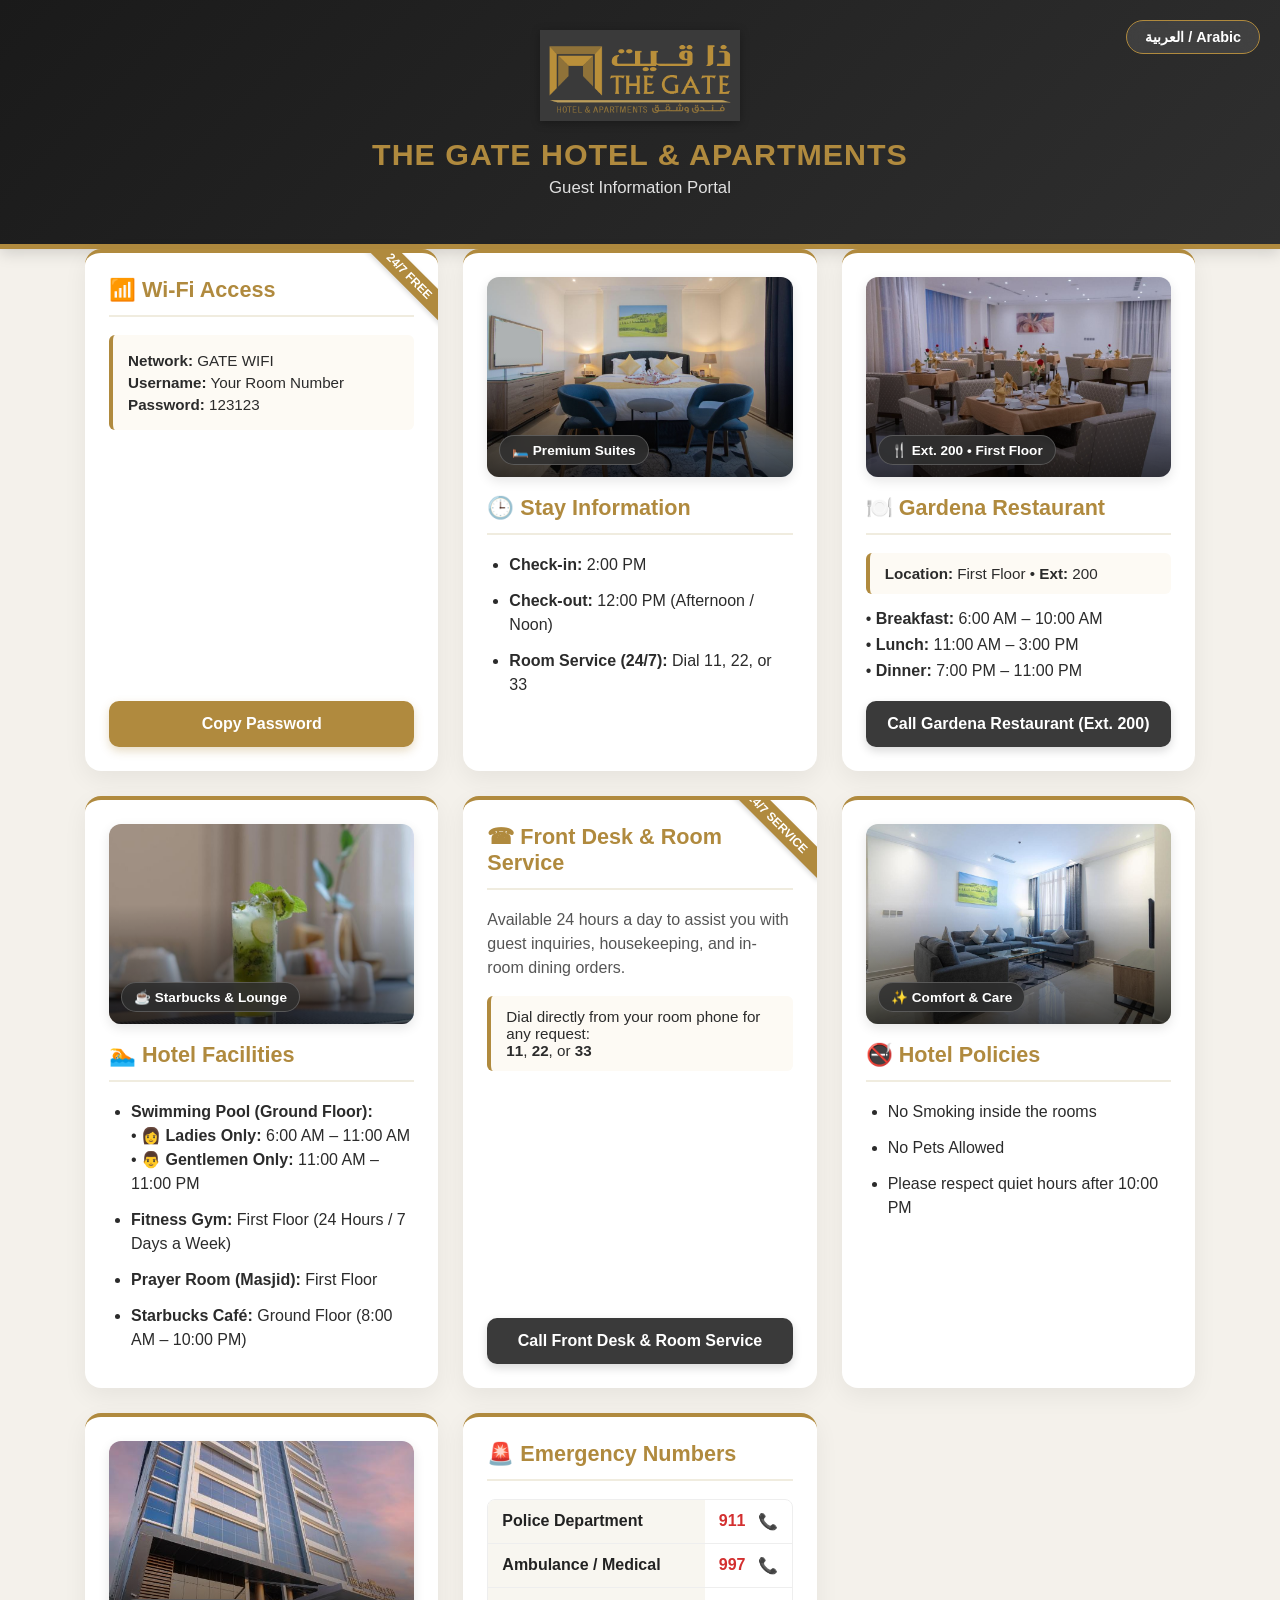
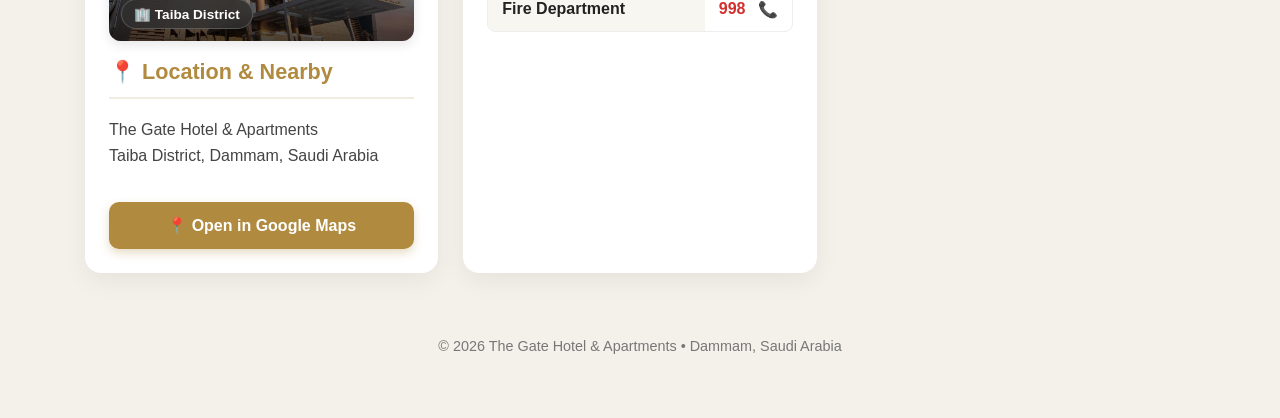
<file: Index.html>
<!DOCTYPE html>
<html lang="en" dir="ltr">
<head>
<meta charset="UTF-8">
<meta name="viewport" content="width=device-width, initial-scale=1.0">
<title>The Gate Hotel - Guest Portal | فندق وشقق ذي قيت</title>
<style>
  :root {
    --primary-gold: #b08a3e;
    --gold-hover: #967432;
    --dark-bg: #222222;
    --light-bg: #f4f1eb;
    --card-bg: #ffffff;
    --text-main: #2b2b2b;
    --accent-glow: rgba(176, 138, 62, 0.25);
  }
  
  * {
    box-sizing: border-box;
  }
  
  body { 
    font-family: 'Segoe UI', Tahoma, Geneva, Verdana, sans-serif; 
    background: var(--light-bg); 
    color: var(--text-main); 
    margin: 0; 
    padding-bottom: 40px;
    transition: all 0.3s ease;
  }
  
  /* --- HEADER & NAVIGATION --- */
  header { 
    background: linear-gradient(135deg, #1a1a1a 0%, #2f2f2f 100%);
    color: #fff; 
    padding: 30px 20px; 
    text-align: center; 
    border-bottom: 5px solid var(--primary-gold);
    position: relative;
    box-shadow: 0 4px 15px rgba(0,0,0,0.15);
  }
  
  .lang-btn {
    position: absolute;
    top: 20px;
    right: 20px;
    background: rgba(255, 255, 255, 0.1);
    backdrop-filter: blur(8px);
    color: white;
    border: 1px solid var(--primary-gold);
    padding: 8px 18px;
    border-radius: 25px;
    cursor: pointer;
    font-weight: bold;
    font-size: 0.9em;
    transition: all 0.3s ease;
  }
  .lang-btn:hover {
    background: var(--primary-gold);
    box-shadow: 0 0 12px var(--accent-glow);
  }
  [dir="rtl"] .lang-btn {
    right: auto;
    left: 20px;
  }
  
  .logo { max-width: 200px; height: auto; margin-bottom: 12px; filter: drop-shadow(0 2px 4px rgba(0,0,0,0.3)); }
  header h1 { color: var(--primary-gold); margin: 0; font-size: 1.9em; letter-spacing: 1px; text-transform: uppercase; }
  header p { margin-top: 6px; color: #e0e0e0; font-size: 1.05em; }
  
  /* --- GRID CONTAINER --- */
  .container { 
    max-width: 1150px; 
    margin: -20px auto 0; 
    padding: 20px; 
    display: grid;
    grid-template-columns: repeat(auto-fit, minmax(320px, 1fr));
    gap: 25px;
    position: relative;
    z-index: 2;
  }
  
  /* --- CARD STYLING & VISUAL ELEMENTS --- */
  .card { 
    background: var(--card-bg); 
    border-radius: 16px; 
    padding: 24px; 
    box-shadow: 0 8px 24px rgba(0,0,0,0.06); 
    border-top: 4px solid var(--primary-gold);
    display: flex;
    flex-direction: column;
    justify-content: space-between;
    position: relative;
    overflow: hidden;
    transition: transform 0.3s ease, box-shadow 0.3s ease;
  }
  .card:hover {
    transform: translateY(-5px);
    box-shadow: 0 14px 30px rgba(0,0,0,0.12);
  }
  
  /* Corner Ribbon Element */
  .card-ribbon {
    position: absolute;
    top: 12px;
    right: -30px;
    background: var(--primary-gold);
    color: #fff;
    font-size: 0.75em;
    font-weight: bold;
    padding: 4px 30px;
    transform: rotate(45deg);
    box-shadow: 0 2px 5px rgba(0,0,0,0.15);
    z-index: 10;
  }
  [dir="rtl"] .card-ribbon {
    right: auto;
    left: -30px;
    transform: rotate(-45deg);
  }
  
  /* --- IMAGE ELEMENTS --- */
  .img-container {
    width: 100%;
    height: 200px;
    border-radius: 12px;
    overflow: hidden;
    margin-bottom: 18px;
    position: relative;
    box-shadow: 0 4px 12px rgba(0,0,0,0.1);
  }
  
  .card-img {
    width: 100%;
    height: 100%;
    object-fit: cover;
    display: block;
    transition: transform 0.6s cubic-bezier(0.25, 1, 0.5, 1);
  }
  .card:hover .card-img {
    transform: scale(1.08);
  }
  
  .img-overlay {
    position: absolute;
    bottom: 0;
    left: 0;
    right: 0;
    height: 60%;
    background: linear-gradient(to top, rgba(0,0,0,0.7) 0%, rgba(0,0,0,0) 100%);
    z-index: 1;
    pointer-events: none;
  }
  
  .img-badge {
    position: absolute;
    bottom: 12px;
    left: 12px;
    background: rgba(47, 47, 47, 0.85);
    backdrop-filter: blur(6px);
    color: #fff;
    padding: 6px 12px;
    border-radius: 20px;
    font-size: 0.85em;
    font-weight: 600;
    z-index: 2;
    border: 1px solid rgba(255,255,255,0.2);
    display: flex;
    align-items: center;
    gap: 6px;
  }
  [dir="rtl"] .img-badge {
    left: auto;
    right: 12px;
  }
  
  /* --- TYPOGRAPHY & LISTS --- */
  h2 { 
    color: var(--primary-gold); 
    margin-top: 0; 
    font-size: 1.35em; 
    display: flex; 
    align-items: center; 
    gap: 10px; 
    border-bottom: 2px solid #f0ecdf; 
    padding-bottom: 12px; 
  }
  
  ul { padding-inline-start: 22px; margin: 12px 0; }
  li { margin-bottom: 12px; line-height: 1.5; }
  
  /* Highlight Callout Boxes */
  .info-box {
    background: #fdfaf4;
    border-left: 4px solid var(--primary-gold);
    padding: 12px 15px;
    border-radius: 6px;
    margin: 10px 0;
    font-size: 0.95em;
  }
  [dir="rtl"] .info-box {
    border-left: none;
    border-right: 4px solid var(--primary-gold);
  }
  
  /* --- ACTION BUTTONS --- */
  .action-btn { 
    background: var(--primary-gold); 
    color: #fff; 
    border: none; 
    padding: 14px 20px; 
    border-radius: 10px; 
    cursor: pointer; 
    font-weight: bold; 
    font-size: 1em;
    width: 100%; 
    margin-top: 18px;
    text-align: center;
    text-decoration: none;
    display: inline-block;
    transition: all 0.3s ease;
    box-shadow: 0 4px 10px rgba(176, 138, 62, 0.3);
  }
  .action-btn:hover { 
    background: var(--gold-hover); 
    transform: translateY(-2px);
    box-shadow: 0 6px 15px rgba(176, 138, 62, 0.4);
  }
  .action-btn.secondary { 
    background: #3a3a3a; 
    box-shadow: 0 4px 10px rgba(0,0,0,0.15);
  }
  .action-btn.secondary:hover { 
    background: #1f1f1f; 
    box-shadow: 0 6px 15px rgba(0,0,0,0.25);
  }
  
  /* --- TABLES --- */
  table { width: 100%; border-collapse: separate; border-spacing: 0; margin-top: 12px; overflow: hidden; border-radius: 8px; border: 1px solid #eee; }
  td, th { padding: 12px 14px; text-align: start; }
  th { background: #f8f6f0; color: var(--dark-bg); font-weight: 700; }
  tr:not(:last-child) td, tr:not(:last-child) th { border-bottom: 1px solid #eee; }
  tr:hover td { background-color: #fdfaf4; }
  .emergency-link { color: #d32f2f; font-weight: bold; text-decoration: none; display: flex; align-items: center; justify-content: space-between; }
  
  footer {
    text-align: center;
    padding: 30px 20px 10px;
    color: #777;
    font-size: 0.9em;
  }
</style>
<script>
function copyPassword(){
  navigator.clipboard.writeText("123123");
  const btn = document.getElementById("copy-btn");
  const isArabic = document.documentElement.getAttribute("lang") === "ar";
  btn.innerText = isArabic ? "✓ تم نسخ كلمة المرور بنجاح!" : "✓ Password Copied Successfully!";
  btn.style.background = "#2e7d32";
  btn.style.boxShadow = "0 4px 10px rgba(46, 125, 50, 0.3)";
  setTimeout(() => {
    btn.innerText = isArabic ? "نسخ كلمة المرور" : "Copy Password";
    btn.style.background = "var(--primary-gold)";
    btn.style.boxShadow = "0 4px 10px rgba(176, 138, 62, 0.3)";
  }, 3000);
}

function toggleLanguage() {
  const html = document.documentElement;
  const langBtn = document.getElementById("lang-btn");
  const isEnglish = html.getAttribute("lang") === "en";
  
  if (isEnglish) {
    html.setAttribute("lang", "ar");
    html.setAttribute("dir", "rtl");
    langBtn.innerText = "English / الإنجليزية";
    updateTexts("ar");
  } else {
    html.setAttribute("lang", "en");
    html.setAttribute("dir", "ltr");
    langBtn.innerText = "العربية / Arabic";
    updateTexts("en");
  }
}

const content = {
  en: {
    portalTitle: "THE GATE HOTEL & APARTMENTS",
    portalSub: "Guest Information Portal",
    wifiTitle: "📶 Wi‑Fi Access",
    wifiNet: "<b>Network:</b> GATE WIFI",
    wifiUser: "<b>Username:</b> Your Room Number",
    wifiPass: "<b>Password:</b> 123123",
    copyBtn: "Copy Password",
    stayTitle: "🕒 Stay Information",
    badgeStay: "🛏️ Premium Suites",
    checkIn: "<b>Check-in:</b> 2:00 PM",
    checkOut: "<b>Check-out:</b> 12:00 PM (Afternoon / Noon)",
    roomService: "<b>Room Service (24/7):</b> Dial 11, 22, or 33",
    dineTitle: "🍽️ Gardena Restaurant",
    badgeDine: "🍴 Ext. 200 • First Floor",
    dineLoc: "<b>Location:</b> First Floor • <b>Ext:</b> 200",
    dineHours: "• <b>Breakfast:</b> 6:00 AM – 10:00 AM<br>• <b>Lunch:</b> 11:00 AM – 3:00 PM<br>• <b>Dinner:</b> 7:00 PM – 11:00 PM",
    dineBtn: "Call Gardena Restaurant (Ext. 200)",
    facTitle: "🏊 Hotel Facilities",
    badgeFac: "☕ Starbucks & Lounge",
    facPool: "<b>Swimming Pool (Ground Floor):</b><br>• 👩 <b>Ladies Only:</b> 6:00 AM – 11:00 AM<br>• 👨 <b>Gentlemen Only:</b> 11:00 AM – 11:00 PM",
    facGym: "<b>Fitness Gym:</b> First Floor (24 Hours / 7 Days a Week)",
    facMasjid: "<b>Prayer Room (Masjid):</b> First Floor",
    facCafe: "<b>Starbucks Café:</b> Ground Floor (8:00 AM – 10:00 PM)",
    recTitle: "☎ Front Desk & Room Service",
    recDesc: "Available 24 hours a day to assist you with guest inquiries, housekeeping, and in-room dining orders.",
    recDial: "Dial directly from your room phone for any request:<br><b>11</b>, <b>22</b>, or <b>33</b>",
    recBtn: "Call Front Desk & Room Service",
    polTitle: "🚭 Hotel Policies",
    badgePol: "✨ Comfort & Care",
    pol1: "No Smoking inside the rooms",
    pol2: "No Pets Allowed",
    pol3: "Please respect quiet hours after 10:00 PM",
    locTitle: "📍 Location & Nearby",
    badgeLoc: "🏢 Taiba District",
    locDesc: "The Gate Hotel & Apartments<br>Taiba District, Dammam, Saudi Arabia",
    locBtn: "📍 Open in Google Maps",
    emTitle: "🚨 Emergency Numbers",
    emPolice: "Police Department",
    emAmb: "Ambulance / Medical",
    emFire: "Fire Department"
  },
  ar: {
    portalTitle: "فندق وشقق ذي قيت",
    portalSub: "بوابة معلومات النزلاء",
    wifiTitle: "📶 شبكة واي فاي (Wi-Fi)",
    wifiNet: "<b>اسم الشبكة:</b> GATE WIFI",
    wifiUser: "<b>اسم المستخدم:</b> رقم غرفتك",
    wifiPass: "<b>كلمة المرور:</b> 123123",
    copyBtn: "نسخ كلمة المرور",
    stayTitle: "🕒 معلومات الإقامة",
    badgeStay: "🛏️ أجنحة فاخرة",
    checkIn: "<b>تسجيل الدخول:</b> 2:00 مساءً",
    checkOut: "<b>تسجيل الخروج:</b> 12:00 ظهراً",
    roomService: "<b>خدمة الغرف (24/7):</b> اتصل على 11 أو 22 أو 33",
    dineTitle: "🍽️ مطعم جاردينيا (Gardena)",
    badgeDine: "🍴 تحويلة 200 • الدور الأول",
    dineLoc: "<b>الموقع:</b> الدور الأول • <b>تحويلة:</b> 200",
    dineHours: "• <b>الإفطار:</b> 6:00 ص – 10:00 ص<br>• <b>الغداء:</b> 11:00 ص – 3:00 م<br>• <b>العشاء:</b> 7:00 م – 11:00 م",
    dineBtn: "الاتصال بمطعم جاردينيا (تحويلة 200)",
    facTitle: "🏊 مرافق الفندق",
    badgeFac: "☕ ستاربكس ولاونج",
    facPool: "<b>المسبح (الدور الأرضي):</b><br>• 👩 <b>مخصص للسيدات:</b> 6:00 ص – 11:00 ص<br>• 👨 <b>مخصص للرجال:</b> 11:00 ص – 11:00 م",
    facGym: "<b>النادي الرياضي:</b> الدور الأول (متاح 24 ساعة طوال أيام الأسبوع)",
    facMasjid: "<b>المصلى:</b> الدور الأول",
    facCafe: "<b>مقهى ستاربكس (Starbucks):</b> الدور الأرضي (8:00 ص – 10:00 م)",
    recTitle: "☎ الاستقبال وخدمة الغرف",
    recDesc: "فريقنا متاح على مدار 24 ساعة لخدمتك وتلبية كافة استفساراتك، وطلبات النظافة، ووجبات خدمة الغرف.",
    recDial: "اتصل مباشرة من هاتف غرفتك لأي طلب:<br><b>11</b> أو <b>22</b> أو <b>33</b>",
    recBtn: "الاتصال بالاستقبال وخدمة الغرف",
    polTitle: "🚭 سياسات الفندق",
    badgePol: "✨ راحة واهتمام",
    pol1: "يمنع التدخين منعاً باتاً داخل الغرف",
    pol2: "غير مسموح باصطحاب الحيوانات الأليفة",
    pol3: "يرجى مراعاة أوقات الهدوء بعد الساعة 10:00 مساءً",
    locTitle: "📍 الموقع والأماكن القريبة",
    badgeLoc: "🏢 حي طيبة",
    locDesc: "فندق وشقق ذي قيت<br>حي طيبة، الدمام، المملكة العربية السعودية",
    locBtn: "📍 فتح في خرائط جوجل",
    emTitle: "🚨 أرقام الطوارئ في السعودية",
    emPolice: "الشرطة",
    emAmb: "الإسعاف",
    emFire: "الدفاع المدني"
  }
};

function updateTexts(lang) {
  const t = content[lang];
  document.getElementById("t-portalTitle").innerText = t.portalTitle;
  document.getElementById("t-portalSub").innerText = t.portalSub;
  document.getElementById("t-wifiTitle").innerText = t.wifiTitle;
  document.getElementById("t-wifiNet").innerHTML = t.wifiNet;
  document.getElementById("t-wifiUser").innerHTML = t.wifiUser;
  document.getElementById("t-wifiPass").innerHTML = t.wifiPass;
  document.getElementById("copy-btn").innerText = t.copyBtn;
  document.getElementById("t-stayTitle").innerText = t.stayTitle;
  document.getElementById("t-badgeStay").innerText = t.badgeStay;
  document.getElementById("t-checkIn").innerHTML = t.checkIn;
  document.getElementById("t-checkOut").innerHTML = t.checkOut;
  document.getElementById("t-roomService").innerHTML = t.roomService;
  document.getElementById("t-dineTitle").innerText = t.dineTitle;
  document.getElementById("t-badgeDine").innerText = t.badgeDine;
  document.getElementById("t-dineLoc").innerHTML = t.dineLoc;
  document.getElementById("t-dineHours").innerHTML = t.dineHours;
  document.getElementById("t-dineBtn").innerText = t.dineBtn;
  document.getElementById("t-facTitle").innerText = t.facTitle;
  document.getElementById("t-badgeFac").innerText = t.badgeFac;
  document.getElementById("t-facPool").innerHTML = t.facPool;
  document.getElementById("t-facGym").innerHTML = t.facGym;
  document.getElementById("t-facMasjid").innerHTML = t.facMasjid;
  document.getElementById("t-facCafe").innerHTML = t.facCafe;
  document.getElementById("t-recTitle").innerText = t.recTitle;
  document.getElementById("t-recDesc").innerText = t.recDesc;
  document.getElementById("t-recDial").innerHTML = t.recDial;
  document.getElementById("t-recBtn").innerText = t.recBtn;
  document.getElementById("t-polTitle").innerText = t.polTitle;
  document.getElementById("t-badgePol").innerText = t.badgePol;
  document.getElementById("t-pol1").innerText = t.pol1;
  document.getElementById("t-pol2").innerText = t.pol2;
  document.getElementById("t-pol3").innerText = t.pol3;
  document.getElementById("t-locTitle").innerText = t.locTitle;
  document.getElementById("t-badgeLoc").innerText = t.badgeLoc;
  document.getElementById("t-locDesc").innerHTML = t.locDesc;
  document.getElementById("t-locBtn").innerText = t.locBtn;
  document.getElementById("t-emTitle").innerText = t.emTitle;
  document.getElementById("t-emPolice").innerText = t.emPolice;
  document.getElementById("t-emAmb").innerText = t.emAmb;
  document.getElementById("t-emFire").innerText = t.emFire;
}
</script>
</head>
<body>

<header>
<button class="lang-btn" id="lang-btn" onclick="toggleLanguage()">العربية / Arabic</button>
<img src="logo.png" alt="The Gate Hotel & Apartments" class="logo">
<h1 id="t-portalTitle">THE GATE HOTEL & APARTMENTS</h1>
<p id="t-portalSub">Guest Information Portal</p>
</header>

<div class="container">

<!-- CARD 1: WI-FI -->
<div class="card">
<div class="card-ribbon">24/7 FREE</div>
<div>
  <h2 id="t-wifiTitle">📶 Wi‑Fi Access</h2>
  <div class="info-box">
    <p id="t-wifiNet" style="margin: 5px 0;"><b>Network:</b> GATE WIFI</p>
    <p id="t-wifiUser" style="margin: 5px 0;"><b>Username:</b> Your Room Number</p>
    <p id="t-wifiPass" style="margin: 5px 0;"><b>Password:</b> 123123</p>
  </div>
</div>
<button class="action-btn" id="copy-btn" onclick="copyPassword()">Copy Password</button>
</div>

<!-- CARD 2: STAY INFO -->
<div class="card">
<div>
  <div class="img-container">
    <img src="420739670.jpg" alt="Bedroom Suite" class="card-img">
    <div class="img-overlay"></div>
    <span class="img-badge" id="t-badgeStay">🛏️ Premium Suites</span>
  </div>
  <h2 id="t-stayTitle">🕒 Stay Information</h2>
  <ul>
    <li id="t-checkIn"><b>Check-in:</b> 2:00 PM</li>
    <li id="t-checkOut"><b>Check-out:</b> 12:00 PM (Afternoon / Noon)</li>
    <li id="t-roomService"><b>Room Service (24/7):</b> Dial 11, 22, or 33</li>
  </ul>
</div>
</div>

<!-- CARD 3: GARDENA RESTAURANT -->
<div class="card">
<div>
  <div class="img-container">
    <img src="310238969.jpg" alt="Gardena Restaurant Seating" class="card-img">
    <div class="img-overlay"></div>
    <span class="img-badge" id="t-badgeDine">🍴 Ext. 200 • First Floor</span>
  </div>
  <h2 id="t-dineTitle">🍽️ Gardena Restaurant</h2>
  <div class="info-box" style="margin-bottom: 12px;">
    <span id="t-dineLoc"><b>Location:</b> First Floor • <b>Ext:</b> 200</span>
  </div>
  <p id="t-dineHours" style="line-height: 1.6; margin: 0;">• <b>Breakfast:</b> 6:00 AM – 10:00 AM<br>• <b>Lunch:</b> 11:00 AM – 3:00 PM<br>• <b>Dinner:</b> 7:00 PM – 11:00 PM</p>
</div>
<a href="tel:200" class="action-btn secondary" id="t-dineBtn">Call Gardena Restaurant (Ext. 200)</a>
</div>

<!-- CARD 4: FACILITIES -->
<div class="card">
<div>
  <div class="img-container">
    <img src="420738999.jpg" alt="Starbucks Cafe and Refreshments" class="card-img">
    <div class="img-overlay"></div>
    <span class="img-badge" id="t-badgeFac">☕ Starbucks & Lounge</span>
  </div>
  <h2 id="t-facTitle">🏊 Hotel Facilities</h2>
  <ul>
    <li id="t-facPool"><b>Swimming Pool (Ground Floor):</b><br>• 👩 <b>Ladies Only:</b> 6:00 AM – 11:00 AM<br>• 👨 <b>Gentlemen Only:</b> 11:00 AM – 11:00 PM</li>
    <li id="t-facGym"><b>Fitness Gym:</b> First Floor (24 Hours / 7 Days a Week)</li>
    <li id="t-facMasjid"><b>Prayer Room (Masjid):</b> First Floor</li>
    <li id="t-facCafe"><b>Starbucks Café:</b> Ground Floor (8:00 AM – 10:00 PM)</li>
  </ul>
</div>
</div>

<!-- CARD 5: RECEPTION & ROOM SERVICE COMBINED -->
<div class="card">
<div class="card-ribbon">24/7 SERVICE</div>
<div>
  <h2 id="t-recTitle">☎ Front Desk & Room Service</h2>
  <p id="t-recDesc" style="color: #555; line-height: 1.5;">Available 24 hours a day to assist you with guest inquiries, housekeeping, and in-room dining orders.</p>
  <div class="info-box">
    <span id="t-recDial">Dial directly from your room phone for any request:<br><b>11</b>, <b>22</b>, or <b>33</b></span>
  </div>
</div>
<a href="tel:0138000000" class="action-btn secondary" id="t-recBtn">Call Front Desk & Room Service</a>
</div>

<!-- CARD 6: POLICIES -->
<div class="card">
<div>
  <div class="img-container">
    <img src="420739658.jpg" alt="Apartment Living Room" class="card-img">
    <div class="img-overlay"></div>
    <span class="img-badge" id="t-badgePol">✨ Comfort & Care</span>
  </div>
  <h2 id="t-polTitle">🚭 Hotel Policies</h2>
  <ul>
    <li id="t-pol1">No Smoking inside the rooms</li>
    <li id="t-pol2">No Pets Allowed</li>
    <li id="t-pol3">Please respect quiet hours after 10:00 PM</li>
  </ul>
</div>
</div>

<!-- CARD 7: LOCATION -->
<div class="card">
<div>
  <div class="img-container">
    <img src="420739734.jpg" alt="The Gate Hotel Building Exterior" class="card-img">
    <div class="img-overlay"></div>
    <span class="img-badge" id="t-badgeLoc">🏢 Taiba District</span>
  </div>
  <h2 id="t-locTitle">📍 Location & Nearby</h2>
  <p id="t-locDesc" style="line-height: 1.6; color: #444;">The Gate Hotel & Apartments<br>Taiba District, Dammam, Saudi Arabia</p>
</div>
<a href="https://maps.google.com/?q=The+Gate+Hotel+and+Apartments+Dammam+Taiba+District" target="_blank" class="action-btn" id="t-locBtn">📍 Open in Google Maps</a>
</div>

<!-- CARD 8: EMERGENCIES -->
<div class="card">
<div>
  <h2 id="t-emTitle">🚨 Emergency Numbers</h2>
  <table>
    <tr><th id="t-emPolice">Police Department</th><td><a href="tel:911" class="emergency-link"><span>911</span> <span>📞</span></a></td></tr>
    <tr><th id="t-emAmb">Ambulance / Medical</th><td><a href="tel:997" class="emergency-link"><span>997</span> <span>📞</span></a></td></tr>
    <tr><th id="t-emFire">Fire Department</th><td><a href="tel:998" class="emergency-link"><span>998</span> <span>📞</span></a></td></tr>
  </table>
</div>
</div>

</div>

<footer>
  <p>© 2026 The Gate Hotel & Apartments • Dammam, Saudi Arabia</p>
</footer>

</body>
</html>
</file>
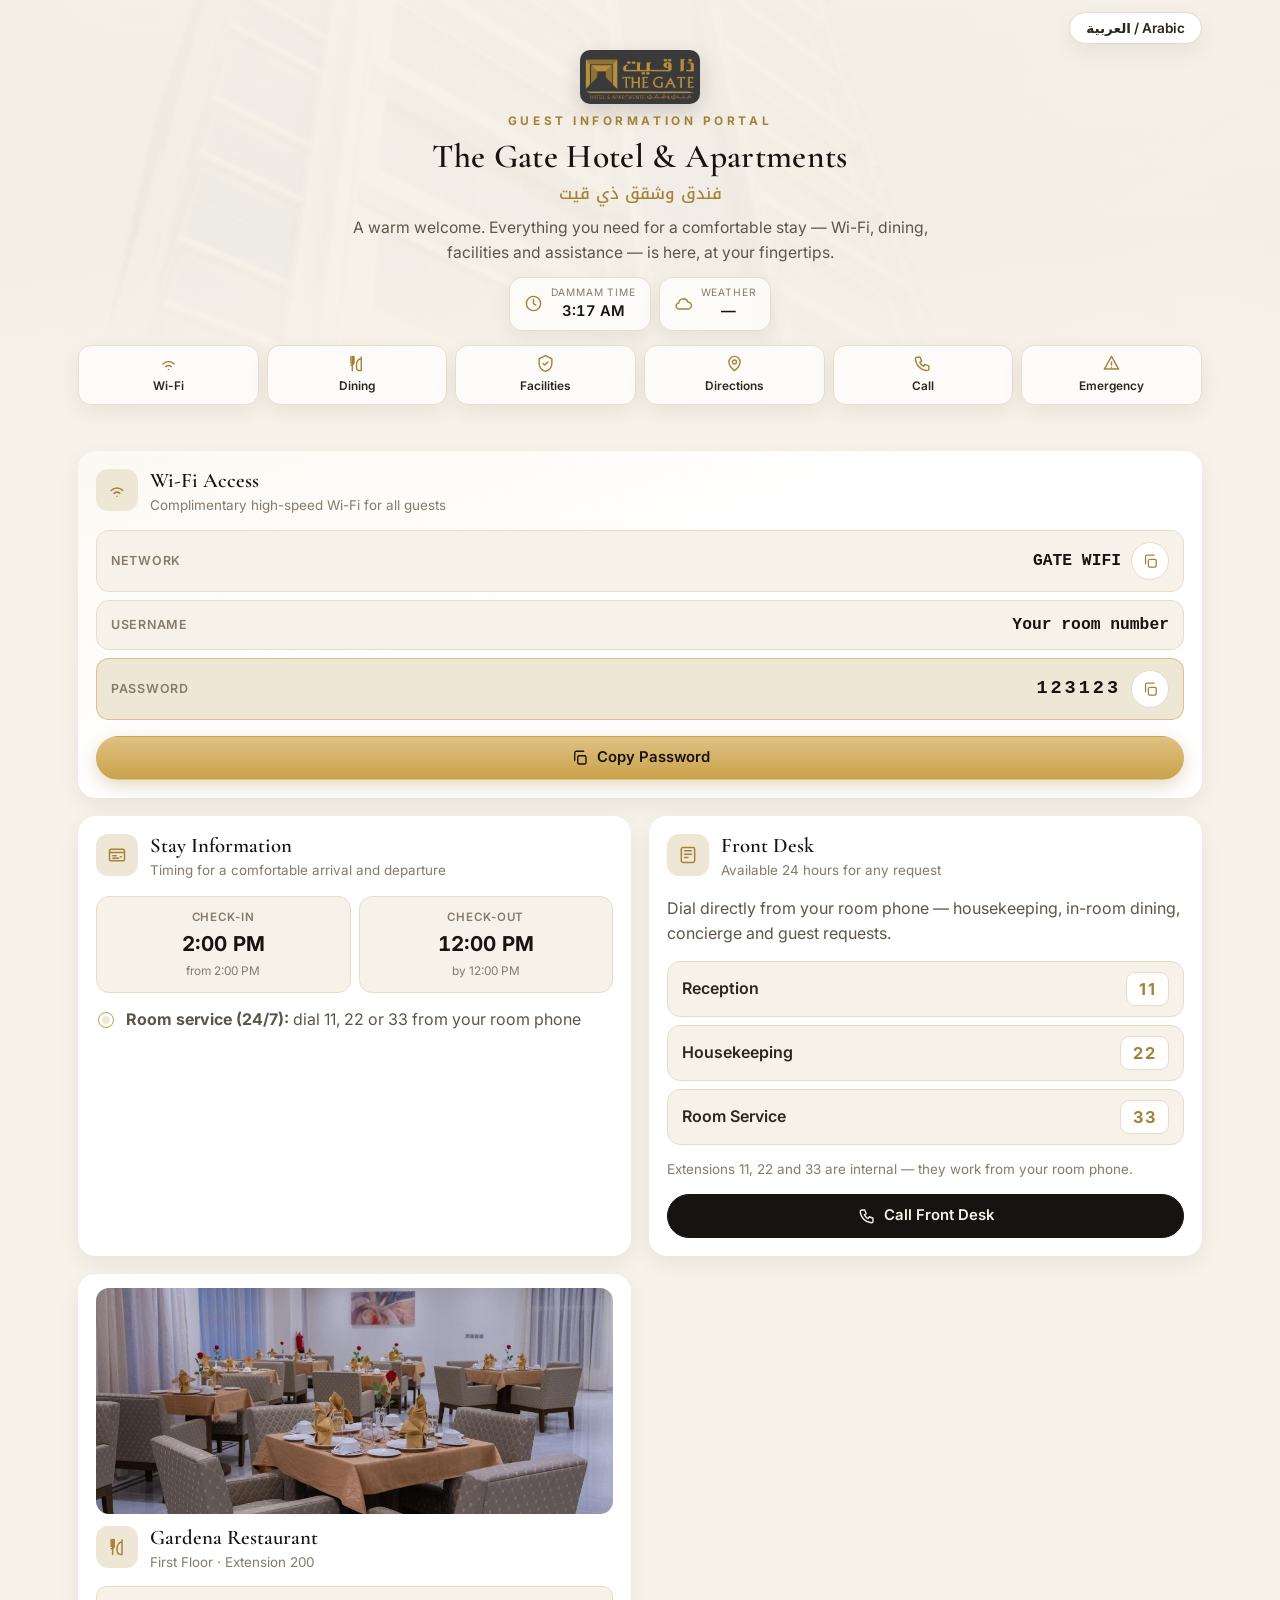
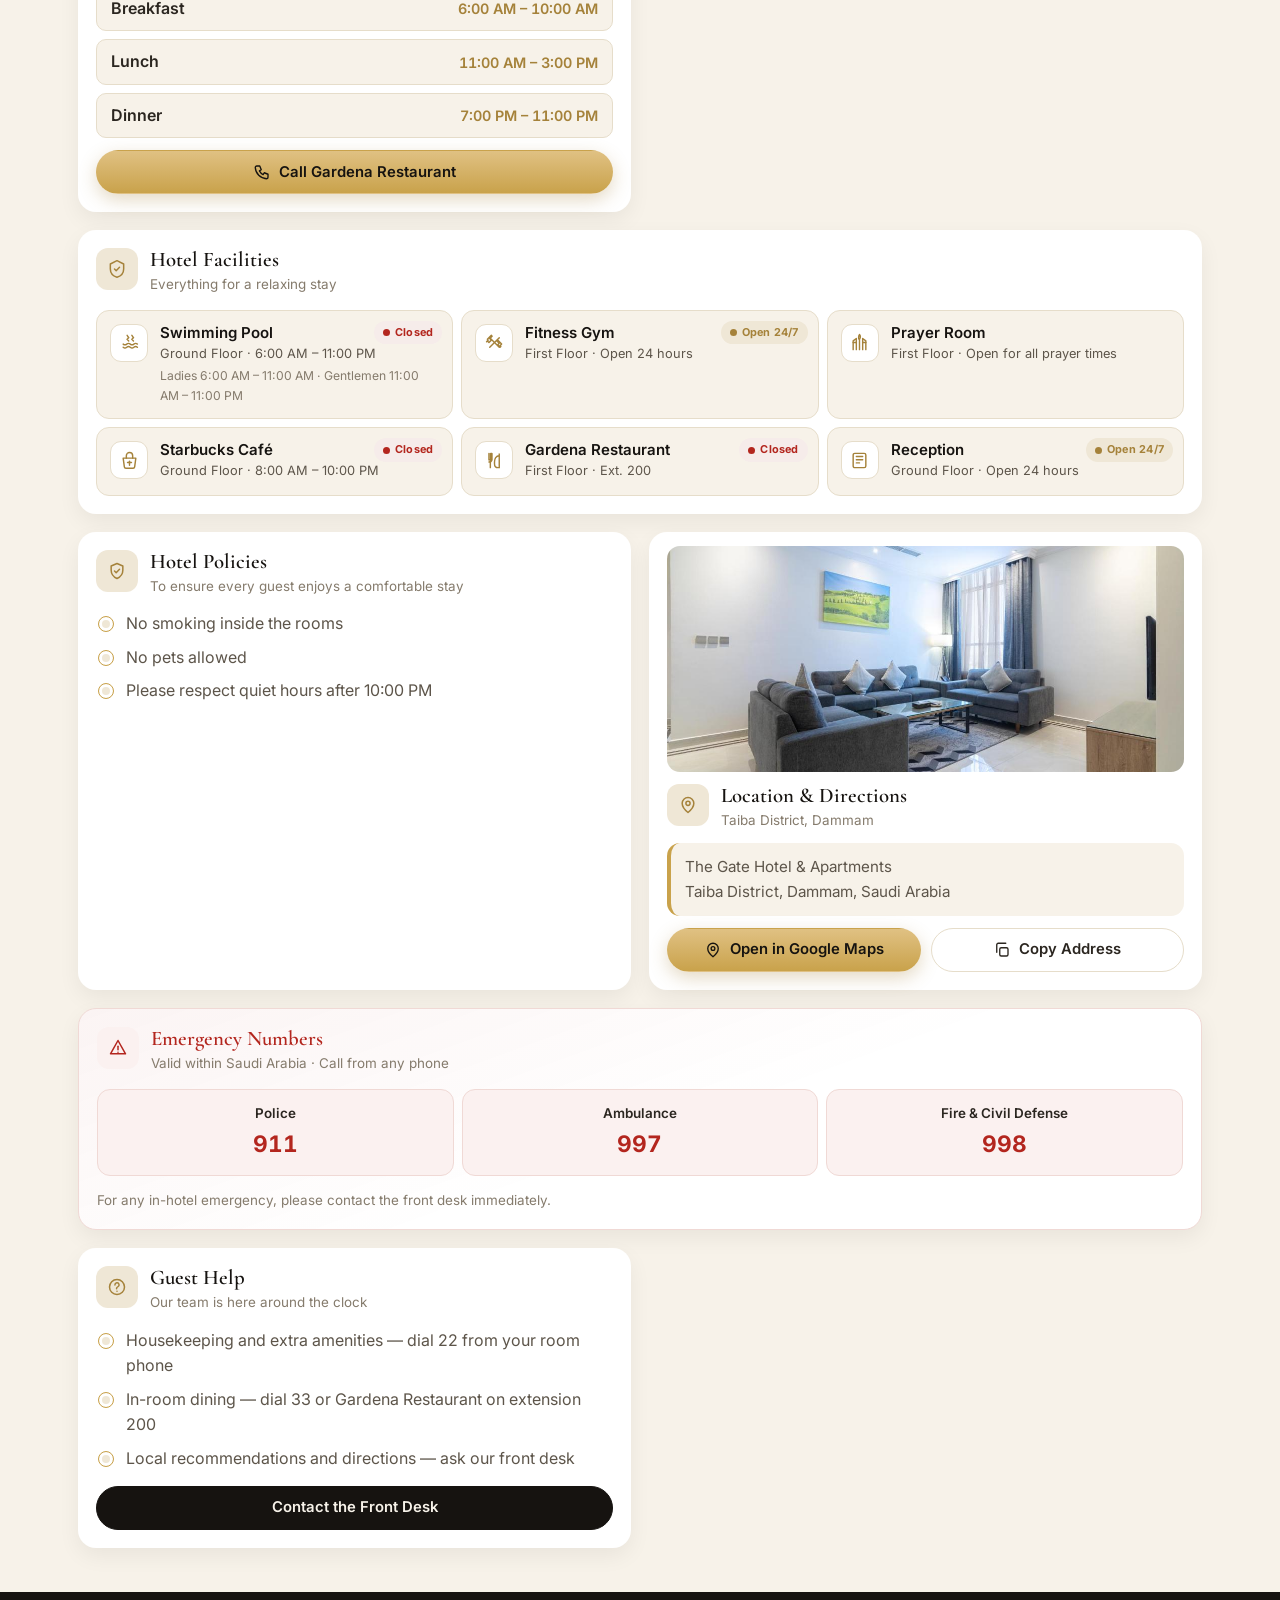
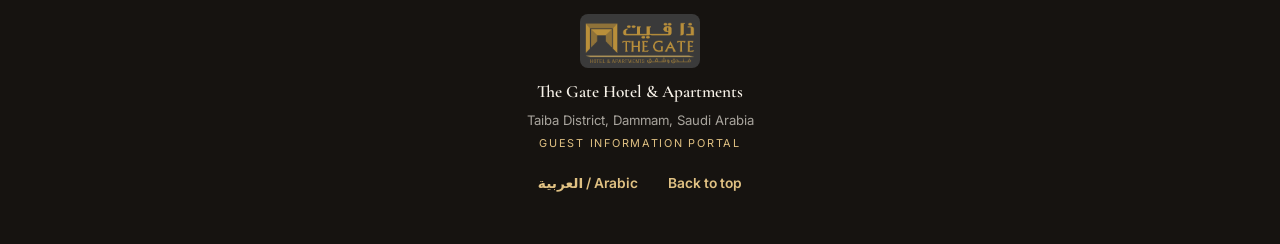
<file: index.html>
<!doctype html>
<html lang="en" dir="ltr">
<head>
  <meta charset="utf-8">
  <meta name="viewport" content="width=device-width, initial-scale=1.0, viewport-fit=cover">
  <title>The Gate Hotel &amp; Apartments — Guest Portal</title>

  <meta name="description" content="Official guest portal of The Gate Hotel & Apartments, Dammam. Wi-Fi, dining, facilities, front desk, hotel policies and emergency information.">
  <meta name="theme-color" content="#f7f2e9">
  <meta name="color-scheme" content="light">
  <link rel="canonical" href="https://strieno.github.io/GateHotelGuest/">

  <meta property="og:type" content="website">
  <meta property="og:site_name" content="The Gate Hotel & Apartments">
  <meta property="og:title" content="The Gate Hotel &amp; Apartments — Guest Portal">
  <meta property="og:description" content="Your digital guest concierge: Wi-Fi, dining, facilities, front desk and more. فندق وشقق ذي قيت — بوابة النزلاء.">
  <meta property="og:url" content="https://strieno.github.io/GateHotelGuest/">
  <meta property="og:image" content="https://strieno.github.io/GateHotelGuest/social-preview.png">
  <meta property="og:image:width" content="1200">
  <meta property="og:image:height" content="630">
  <meta property="og:image:alt" content="The Gate Hotel & Apartments — Guest Information Portal, Dammam">
  <meta property="og:locale" content="en_US">
  <meta property="og:locale:alternate" content="ar_SA">

  <meta name="twitter:card" content="summary_large_image">
  <meta name="twitter:title" content="The Gate Hotel &amp; Apartments — Guest Portal">
  <meta name="twitter:description" content="Your digital guest concierge: Wi-Fi, dining, facilities, front desk and more.">
  <meta name="twitter:image" content="https://strieno.github.io/GateHotelGuest/social-preview.png">

  <link rel="icon" href="favicon.svg" type="image/svg+xml">
  <link rel="apple-touch-icon" href="apple-touch-icon.png">
  <link rel="manifest" href="manifest.webmanifest">

  <link rel="preconnect" href="https://fonts.googleapis.com">
  <link rel="preconnect" href="https://fonts.gstatic.com" crossorigin>
  <link href="https://fonts.googleapis.com/css2?family=Cormorant+Garamond:wght@500;600;700&family=Inter:wght@400;500;600&family=Noto+Kufi+Arabic:wght@400;500;600;700&display=swap" rel="stylesheet">

  <link rel="stylesheet" href="assets/css/style.css">
</head>
<body>

  <a class="skip-link" href="#main" data-i18n="skipLink">Skip to main content</a>

  <!-- ============================= HERO ============================= -->
  <header class="hero" id="top">
    <div class="hero-bg" aria-hidden="true">
      <img src="assets/images/420739734.jpg" alt="" fetchpriority="high" width="512" height="768">
      <div class="hero-bg-overlay"></div>
    </div>

    <div class="hero-inner">
      <button class="lang-toggle" id="lang-toggle" type="button" data-i18n="langToggle">العربية / English</button>

      <img class="hero-logo" src="assets/images/logo.png" alt="The Gate Hotel &amp; Apartments" width="331" height="150" fetchpriority="high">

      <p class="hero-eyebrow" data-i18n="heroEyebrow">Guest Information Portal</p>
      <h1 class="hero-title" data-i18n="heroTitle">The Gate Hotel &amp; Apartments</h1>
      <p class="hero-arabic-name" lang="ar" dir="rtl" data-i18n="heroArabicName">فندق وشقق ذي قيت</p>
      <p class="hero-welcome" data-i18n="heroWelcome">A warm welcome. Everything you need for a comfortable stay — Wi-Fi, dining, facilities and assistance — is here, at your fingertips.</p>

      <div class="hero-meta" role="group" data-i18n-aria="heroMetaAria">
        <div class="hero-meta-item">
          <svg class="meta-icon" aria-hidden="true" viewBox="0 0 24 24" fill="none" stroke="currentColor" stroke-width="1.8" stroke-linecap="round"><circle cx="12" cy="12" r="9"></circle><path d="M12 7v5l3 2"></path></svg>
          <div>
            <span class="meta-label" data-i18n="localTime">Dammam time</span>
            <span class="meta-value" id="clock-time">--:--</span>
          </div>
        </div>
        <div class="hero-meta-item" id="weather-wrap" hidden>
          <svg class="meta-icon" aria-hidden="true" viewBox="0 0 24 24" fill="none" stroke="currentColor" stroke-width="1.8" stroke-linecap="round" stroke-linejoin="round"><path d="M17.5 19a4.5 4.5 0 0 0 0-9 6 6 0 0 0-11.6 1.5A3.75 3.75 0 0 0 7 19h10.5z"></path></svg>
          <div>
            <span class="meta-label" data-i18n="weatherLabel">Weather</span>
            <span class="meta-value" id="weather-value">—</span>
          </div>
        </div>
      </div>

      <nav class="quick-actions" data-i18n-aria="qaNavAria">
        <a class="quick-action" href="#wifi">
          <svg aria-hidden="true" viewBox="0 0 24 24" fill="none" stroke="currentColor" stroke-width="1.8" stroke-linecap="round"><path d="M5 12.5a10 10 0 0 1 14 0"></path><path d="M8.5 16a5.5 5.5 0 0 1 7 0"></path><path d="M12 19.5h.01"></path></svg>
          <span data-i18n="qaWifi">Wi-Fi</span>
        </a>
        <a class="quick-action" href="#dining">
          <svg aria-hidden="true" viewBox="0 0 24 24" fill="none" stroke="currentColor" stroke-width="1.8" stroke-linecap="round"><path d="M5 3v8h3.5V3"></path><path d="M8.5 3v8c0 1.8-1.4 3-3.5 3"></path><path d="M6.75 3v18"></path><path d="M18 3v18h-1.5c-2.8 0-4.5-2.2-4.5-5v-2c0-4 2-8 6-8z"></path></svg>
          <span data-i18n="qaDining">Dining</span>
        </a>
        <a class="quick-action" href="#facilities">
          <svg aria-hidden="true" viewBox="0 0 24 24" fill="none" stroke="currentColor" stroke-width="1.8" stroke-linecap="round" stroke-linejoin="round"><path d="M12 2l8 4v6c0 5-3.5 8.5-8 10-4.5-1.5-8-5-8-10V6l8-4z"></path><path d="M9 12l2 2 4-4"></path></svg>
          <span data-i18n="qaFacilities">Facilities</span>
        </a>
        <a class="quick-action" href="#location">
          <svg aria-hidden="true" viewBox="0 0 24 24" fill="none" stroke="currentColor" stroke-width="1.8" stroke-linecap="round" stroke-linejoin="round"><path d="M12 21s7-5.5 7-11a7 7 0 1 0-14 0c0 5.5 7 11 7 11z"></path><circle cx="12" cy="10" r="2.5"></circle></svg>
          <span data-i18n="qaDirections">Directions</span>
        </a>
        <a class="quick-action" href="tel:+966138000000" data-i18n-aria="qaCallAria">
          <svg aria-hidden="true" viewBox="0 0 24 24" fill="none" stroke="currentColor" stroke-width="1.8" stroke-linecap="round" stroke-linejoin="round"><path d="M5 4h4l2 5-2.5 1.5a12 12 0 0 0 5 5L15 13l5 2v4a2 2 0 0 1-2 2A16 16 0 0 1 3 6a2 2 0 0 1 2-2z"></path></svg>
          <span data-i18n="qaCall">Call</span>
        </a>
        <a class="quick-action" href="#emergency">
          <svg aria-hidden="true" viewBox="0 0 24 24" fill="none" stroke="currentColor" stroke-width="1.8" stroke-linecap="round" stroke-linejoin="round"><path d="M12 3l9 16H3l9-16z"></path><path d="M12 10v4"></path><path d="M12 17h.01"></path></svg>
          <span data-i18n="qaEmergency">Emergency</span>
        </a>
      </nav>
    </div>
  </header>

  <!-- ============================= MAIN ============================= -->
  <main id="main" class="cards-grid">

    <!-- WI-FI -->
    <section class="card card-wifi span-2" id="wifi" aria-labelledby="wifi-title">
      <div class="card-head">
        <div class="card-head-icon" aria-hidden="true">
          <svg viewBox="0 0 24 24" fill="none" stroke="currentColor" stroke-width="1.8" stroke-linecap="round"><path d="M5 12.5a10 10 0 0 1 14 0"></path><path d="M8.5 16a5.5 5.5 0 0 1 7 0"></path><path d="M12 19.5h.01"></path></svg>
        </div>
        <div>
          <h2 class="card-title" id="wifi-title" data-i18n="wifiTitle">Wi-Fi Access</h2>
          <p class="card-sub" data-i18n="wifiSub">Complimentary high-speed Wi-Fi for all guests</p>
        </div>
      </div>

      <div class="wifi-grid">
        <div class="wifi-row">
          <span class="wifi-row-label" data-i18n="wifiNet">Network</span>
          <div class="wifi-row-value">
            <code class="mono">GATE WIFI</code>
            <button class="icon-btn copy-btn" type="button" data-copy="GATE WIFI" data-toast-key="toastCopiedNetwork" data-i18n-aria="copyNetworkAria">
              <svg aria-hidden="true" viewBox="0 0 24 24" fill="none" stroke="currentColor" stroke-width="1.8" stroke-linecap="round" stroke-linejoin="round"><rect x="9" y="9" width="11" height="11" rx="2"></rect><path d="M5 15V5a2 2 0 0 1 2-2h10"></path></svg>
            </button>
          </div>
        </div>
        <div class="wifi-row">
          <span class="wifi-row-label" data-i18n="wifiUser">Username</span>
          <div class="wifi-row-value">
            <span class="mono" data-i18n="wifiUserValue">Your room number</span>
          </div>
        </div>
        <div class="wifi-row wifi-row-password">
          <span class="wifi-row-label" data-i18n="wifiPass">Password</span>
          <div class="wifi-row-value">
            <code class="mono password-value">123123</code>
            <button class="icon-btn copy-btn" type="button" data-copy="123123" data-toast-key="toastCopiedPassword" data-i18n-aria="copyPassAria">
              <svg aria-hidden="true" viewBox="0 0 24 24" fill="none" stroke="currentColor" stroke-width="1.8" stroke-linecap="round" stroke-linejoin="round"><rect x="9" y="9" width="11" height="11" rx="2"></rect><path d="M5 15V5a2 2 0 0 1 2-2h10"></path></svg>
            </button>
          </div>
        </div>
      </div>

      <div class="wifi-actions">
        <button class="btn btn-gold copy-btn" id="copy-password-btn" type="button" data-copy="123123" data-toast-key="toastCopiedPassword">
          <svg aria-hidden="true" viewBox="0 0 24 24" fill="none" stroke="currentColor" stroke-width="1.8" stroke-linecap="round" stroke-linejoin="round"><rect x="9" y="9" width="11" height="11" rx="2"></rect><path d="M5 15V5a2 2 0 0 1 2-2h10"></path></svg>
          <span data-i18n="copyPassword">Copy Password</span>
        </button>
      </div>
    </section>

    <!-- STAY INFORMATION -->
    <section class="card" id="stay" aria-labelledby="stay-title">
      <div class="card-head">
        <div class="card-head-icon" aria-hidden="true">
          <svg viewBox="0 0 24 24" fill="none" stroke="currentColor" stroke-width="1.8" stroke-linecap="round" stroke-linejoin="round"><rect x="3" y="5" width="18" height="14" rx="2"></rect><path d="M3 9h18"></path><path d="M7 13h4"></path><path d="M7 16h7"></path><path d="M16 14h1"></path></svg>
        </div>
        <div>
          <h2 class="card-title" id="stay-title" data-i18n="stayTitle">Stay Information</h2>
          <p class="card-sub" data-i18n="staySub">Timing for a comfortable arrival and departure</p>
        </div>
      </div>

      <div class="times-grid">
        <div class="time-box">
          <span class="time-box-label" data-i18n="checkIn">Check-in</span>
          <span class="time-box-value">2:00 PM</span>
          <span class="time-box-hint" data-i18n="checkInHint">from 2:00 PM</span>
        </div>
        <div class="time-box">
          <span class="time-box-label" data-i18n="checkOut">Check-out</span>
          <span class="time-box-value">12:00 PM</span>
          <span class="time-box-hint" data-i18n="checkOutHint">by 12:00 PM</span>
        </div>
      </div>

      <ul class="checklist">
        <li data-i18n-html="stayNote"><b>Room service (24/7):</b> dial 11, 22 or 33 from your room phone</li>
      </ul>
    </section>

    <!-- FRONT DESK -->
    <section class="card" id="front-desk" aria-labelledby="frontdesk-title">
      <div class="card-head">
        <div class="card-head-icon" aria-hidden="true">
          <svg viewBox="0 0 24 24" fill="none" stroke="currentColor" stroke-width="1.8" stroke-linecap="round" stroke-linejoin="round"><rect x="4" y="3" width="16" height="18" rx="2"></rect><path d="M8 7h8"></path><path d="M8 11h8"></path><path d="M8 15h4"></path></svg>
        </div>
        <div>
          <h2 class="card-title" id="frontdesk-title" data-i18n="fdTitle">Front Desk</h2>
          <p class="card-sub" data-i18n="fdSub">Available 24 hours for any request</p>
        </div>
      </div>

      <p class="card-text" data-i18n="fdDesc">Dial directly from your room phone — housekeeping, in-room dining, concierge and guest requests.</p>

      <div class="ext-list">
        <a class="ext-row" href="tel:11" data-i18n-aria="extAria">
          <span class="ext-name" data-i18n="extReception">Reception</span>
          <span class="ext-num">11</span>
        </a>
        <a class="ext-row" href="tel:22" data-i18n-aria="extAria">
          <span class="ext-name" data-i18n="extHousekeeping">Housekeeping</span>
          <span class="ext-num">22</span>
        </a>
        <a class="ext-row" href="tel:33" data-i18n-aria="extAria">
          <span class="ext-name" data-i18n="extService">Room Service</span>
          <span class="ext-num">33</span>
        </a>
      </div>

      <p class="card-note" data-i18n="fdNote">Extensions 11, 22 and 33 are internal — they work from your room phone.</p>

      <a class="btn btn-dark" href="tel:+966138000000">
        <svg aria-hidden="true" viewBox="0 0 24 24" fill="none" stroke="currentColor" stroke-width="1.8" stroke-linecap="round" stroke-linejoin="round"><path d="M5 4h4l2 5-2.5 1.5a12 12 0 0 0 5 5L15 13l5 2v4a2 2 0 0 1-2 2A16 16 0 0 1 3 6a2 2 0 0 1 2-2z"></path></svg>
        <span data-i18n="fdCall">Call Front Desk</span>
      </a>
    </section>

    <!-- GARDENA RESTAURANT -->
    <section class="card" id="dining" aria-labelledby="dining-title">
      <div class="card-media" aria-hidden="true">
        <img src="assets/images/310238969.jpg" alt="" width="1024" height="683" loading="lazy">
      </div>
      <div class="card-body">
        <div class="card-head">
          <div class="card-head-icon" aria-hidden="true">
            <svg viewBox="0 0 24 24" fill="none" stroke="currentColor" stroke-width="1.8" stroke-linecap="round"><path d="M5 3v8h3.5V3"></path><path d="M8.5 3v8c0 1.8-1.4 3-3.5 3"></path><path d="M6.75 3v18"></path><path d="M18 3v18h-1.5c-2.8 0-4.5-2.2-4.5-5v-2c0-4 2-8 6-8z"></path></svg>
          </div>
          <div>
            <h2 class="card-title" id="dining-title" data-i18n="diningTitle">Gardena Restaurant</h2>
            <p class="card-sub" data-i18n="diningSub">First Floor &middot; Extension 200</p>
          </div>
        </div>

        <div class="hours-list">
          <div class="hours-row">
            <span class="hours-meal" data-i18n="mealBreakfast">Breakfast</span>
            <span class="hours-time">6:00 AM – 10:00 AM</span>
          </div>
          <div class="hours-row">
            <span class="hours-meal" data-i18n="mealLunch">Lunch</span>
            <span class="hours-time">11:00 AM – 3:00 PM</span>
          </div>
          <div class="hours-row">
            <span class="hours-meal" data-i18n="mealDinner">Dinner</span>
            <span class="hours-time">7:00 PM – 11:00 PM</span>
          </div>
        </div>

        <a class="btn btn-gold" href="tel:200">
          <svg aria-hidden="true" viewBox="0 0 24 24" fill="none" stroke="currentColor" stroke-width="1.8" stroke-linecap="round" stroke-linejoin="round"><path d="M5 4h4l2 5-2.5 1.5a12 12 0 0 0 5 5L15 13l5 2v4a2 2 0 0 1-2 2A16 16 0 0 1 3 6a2 2 0 0 1 2-2z"></path></svg>
          <span data-i18n="diningCall">Call Gardena Restaurant</span>
        </a>
      </div>
    </section>

    <!-- FACILITIES -->
    <section class="card span-2" id="facilities" aria-labelledby="fac-title">
      <div class="card-head">
        <div class="card-head-icon" aria-hidden="true">
          <svg viewBox="0 0 24 24" fill="none" stroke="currentColor" stroke-width="1.8" stroke-linecap="round" stroke-linejoin="round"><path d="M12 2l8 4v6c0 5-3.5 8.5-8 10-4.5-1.5-8-5-8-10V6l8-4z"></path><path d="M9 12l2 2 4-4"></path></svg>
        </div>
        <div>
          <h2 class="card-title" id="fac-title" data-i18n="facTitle">Hotel Facilities</h2>
          <p class="card-sub" data-i18n="facSub">Everything for a relaxing stay</p>
        </div>
      </div>

      <div class="fac-grid">

        <div class="fac-card" data-facility="pool">
          <span class="fac-icon" aria-hidden="true">
            <svg viewBox="0 0 24 24" fill="none" stroke="currentColor" stroke-width="1.8" stroke-linecap="round"><path d="M4 14c1.5 1.2 3 1.2 4.5 0s3-1.2 4.5 0 3 1.2 4.5 0 3-1.2 4.5 0"></path><path d="M4 18c1.5 1.2 3 1.2 4.5 0s3-1.2 4.5 0 3 1.2 4.5 0 3-1.2 4.5 0"></path><path d="M9 3l2 3-2 2 2 2"></path><path d="M15 3l2 3-2 2 2 2"></path></svg>
          </span>
          <div class="fac-info">
            <h3 class="fac-name" data-i18n="facPool">Swimming Pool</h3>
            <p class="fac-meta" data-i18n="facPoolMeta">Ground Floor &middot; 6:00 AM – 11:00 PM</p>
            <p class="fac-meta fac-hours">
              <span data-i18n="facPoolLadies">Ladies 6:00 AM – 11:00 AM</span> &middot; <span data-i18n="facPoolGents">Gentlemen 11:00 AM – 11:00 PM</span>
            </p>
          </div>
          <span class="status-pill" data-status="pool" hidden></span>
        </div>

        <div class="fac-card" data-facility="gym">
          <span class="fac-icon" aria-hidden="true">
            <svg viewBox="0 0 24 24" fill="none" stroke="currentColor" stroke-width="1.8" stroke-linecap="round" stroke-linejoin="round"><path d="M6 6l12 12"></path><path d="M6 18L18 6"></path><path d="M4 9L3 8l5-5 1 1-3 3 2 2-3 3-2-2-1 1z"></path><path d="M20 15l1-1-5-5-1 1 3 3-2 2 3 3 1-1-1-1z"></path></svg>
          </span>
          <div class="fac-info">
            <h3 class="fac-name" data-i18n="facGym">Fitness Gym</h3>
            <p class="fac-meta" data-i18n="facGymMeta">First Floor &middot; Open 24 hours</p>
          </div>
          <span class="status-pill" data-status="gym" hidden></span>
        </div>

        <div class="fac-card" data-facility="masjid">
          <span class="fac-icon" aria-hidden="true">
            <svg viewBox="0 0 24 24" fill="none" stroke="currentColor" stroke-width="1.8" stroke-linecap="round" stroke-linejoin="round"><path d="M4 21V10l4-3v14"></path><path d="M20 21V10l-4-3v14"></path><path d="M4 12h4"></path><path d="M16 12h4"></path><path d="M12 2c1.5 1.5 1.5 4 0 5.5S10.5 3.5 12 2z"></path><path d="M12 7.5V21"></path></svg>
          </span>
          <div class="fac-info">
            <h3 class="fac-name" data-i18n="facMasjid">Prayer Room</h3>
            <p class="fac-meta" data-i18n="facMasjidMeta">First Floor &middot; Open for all prayer times</p>
          </div>
        </div>

        <div class="fac-card" data-facility="starbucks">
          <span class="fac-icon" aria-hidden="true">
            <svg viewBox="0 0 24 24" fill="none" stroke="currentColor" stroke-width="1.8" stroke-linecap="round" stroke-linejoin="round"><path d="M4 9h16l-1.5 11a2 2 0 0 1-2 1.8H7.5a2 2 0 0 1-2-1.8L4 9z"></path><path d="M8 9V6a4 4 0 0 1 8 0v3"></path><path d="M12 13v5"></path><path d="M9.5 14.5h5"></path></svg>
          </span>
          <div class="fac-info">
            <h3 class="fac-name" data-i18n="facStarbucks">Starbucks Café</h3>
            <p class="fac-meta" data-i18n="facStarbucksMeta">Ground Floor &middot; 8:00 AM – 10:00 PM</p>
          </div>
          <span class="status-pill" data-status="starbucks" hidden></span>
        </div>

        <div class="fac-card" data-facility="restaurant">
          <span class="fac-icon" aria-hidden="true">
            <svg viewBox="0 0 24 24" fill="none" stroke="currentColor" stroke-width="1.8" stroke-linecap="round"><path d="M5 3v8h3.5V3"></path><path d="M8.5 3v8c0 1.8-1.4 3-3.5 3"></path><path d="M6.75 3v18"></path><path d="M18 3v18h-1.5c-2.8 0-4.5-2.2-4.5-5v-2c0-4 2-8 6-8z"></path></svg>
          </span>
          <div class="fac-info">
            <h3 class="fac-name" data-i18n="facRestaurant">Gardena Restaurant</h3>
            <p class="fac-meta" data-i18n="facRestaurantMeta">First Floor &middot; Ext. 200</p>
          </div>
          <span class="status-pill" data-status="restaurant" hidden></span>
        </div>

        <div class="fac-card" data-facility="reception">
          <span class="fac-icon" aria-hidden="true">
            <svg viewBox="0 0 24 24" fill="none" stroke="currentColor" stroke-width="1.8" stroke-linecap="round" stroke-linejoin="round"><rect x="4" y="3" width="16" height="18" rx="2"></rect><path d="M8 7h8"></path><path d="M8 11h8"></path><path d="M8 15h4"></path></svg>
          </span>
          <div class="fac-info">
            <h3 class="fac-name" data-i18n="facReception">Reception</h3>
            <p class="fac-meta" data-i18n="facReceptionMeta">Ground Floor &middot; Open 24 hours</p>
          </div>
          <span class="status-pill" data-status="reception" hidden></span>
        </div>

      </div>
    </section>

    <!-- HOTEL POLICIES -->
    <section class="card" id="policies" aria-labelledby="policies-title">
      <div class="card-head">
        <div class="card-head-icon" aria-hidden="true">
          <svg viewBox="0 0 24 24" fill="none" stroke="currentColor" stroke-width="1.8" stroke-linecap="round" stroke-linejoin="round"><path d="M12 3l7 3v5c0 4.5-3 8-7 10-4-2-7-5.5-7-10V6l7-3z"></path><path d="M9 12l2 2 4-4"></path></svg>
        </div>
        <div>
          <h2 class="card-title" id="policies-title" data-i18n="polTitle">Hotel Policies</h2>
          <p class="card-sub" data-i18n="polSub">To ensure every guest enjoys a comfortable stay</p>
        </div>
      </div>

      <ul class="checklist">
        <li data-i18n="pol1">No smoking inside the rooms</li>
        <li data-i18n="pol2">No pets allowed</li>
        <li data-i18n="pol3">Please respect quiet hours after 10:00 PM</li>
      </ul>
    </section>

    <!-- LOCATION & DIRECTIONS -->
    <section class="card" id="location" aria-labelledby="location-title">
      <div class="card-media" aria-hidden="true">
        <img src="assets/images/420739658.jpg" alt="" width="1024" height="683" loading="lazy">
      </div>
      <div class="card-body">
        <div class="card-head">
          <div class="card-head-icon" aria-hidden="true">
            <svg viewBox="0 0 24 24" fill="none" stroke="currentColor" stroke-width="1.8" stroke-linecap="round" stroke-linejoin="round"><path d="M12 21s7-5.5 7-11a7 7 0 1 0-14 0c0 5.5 7 11 7 11z"></path><circle cx="12" cy="10" r="2.5"></circle></svg>
          </div>
          <div>
            <h2 class="card-title" id="location-title" data-i18n="locTitle">Location &amp; Directions</h2>
            <p class="card-sub" data-i18n="locSub">Taiba District, Dammam</p>
          </div>
        </div>

        <address class="address" data-i18n-html="locAddress">The Gate Hotel &amp; Apartments<br>Taiba District, Dammam, Saudi Arabia</address>

        <div class="btn-stack">
          <a class="btn btn-gold" href="https://maps.google.com/?q=The+Gate+Hotel+and+Apartments+Dammam+Taiba+District" target="_blank" rel="noopener noreferrer">
            <svg aria-hidden="true" viewBox="0 0 24 24" fill="none" stroke="currentColor" stroke-width="1.8" stroke-linecap="round" stroke-linejoin="round"><path d="M12 21s7-5.5 7-11a7 7 0 1 0-14 0c0 5.5 7 11 7 11z"></path><circle cx="12" cy="10" r="2.5"></circle></svg>
            <span data-i18n="openMaps">Open in Google Maps</span>
          </a>
          <button class="btn btn-light copy-btn" type="button" id="copy-address-btn" data-copy="The Gate Hotel & Apartments, Taiba District, Dammam, Saudi Arabia" data-toast-key="toastCopiedAddress" data-i18n-aria="copyAddressAria">
            <svg aria-hidden="true" viewBox="0 0 24 24" fill="none" stroke="currentColor" stroke-width="1.8" stroke-linecap="round" stroke-linejoin="round"><rect x="9" y="9" width="11" height="11" rx="2"></rect><path d="M5 15V5a2 2 0 0 1 2-2h10"></path></svg>
            <span data-i18n="copyAddress">Copy Address</span>
          </button>
        </div>
      </div>
    </section>

    <!-- EMERGENCY -->
    <section class="card card-emergency span-2" id="emergency" aria-labelledby="emergency-title">
      <div class="card-head">
        <div class="card-head-icon" aria-hidden="true">
          <svg viewBox="0 0 24 24" fill="none" stroke="currentColor" stroke-width="1.8" stroke-linecap="round" stroke-linejoin="round"><path d="M12 3l9 16H3l9-16z"></path><path d="M12 10v4"></path><path d="M12 17h.01"></path></svg>
        </div>
        <div>
          <h2 class="card-title" id="emergency-title" data-i18n="emTitle">Emergency Numbers</h2>
          <p class="card-sub" data-i18n="emSub">Valid within Saudi Arabia &middot; Call from any phone</p>
        </div>
      </div>

      <div class="emergency-grid">
        <a class="emergency-row" href="tel:911">
          <span class="emergency-name" data-i18n="emPolice">Police</span>
          <span class="emergency-num">911</span>
        </a>
        <a class="emergency-row" href="tel:997">
          <span class="emergency-name" data-i18n="emAmbulance">Ambulance</span>
          <span class="emergency-num">997</span>
        </a>
        <a class="emergency-row" href="tel:998">
          <span class="emergency-name" data-i18n="emFire">Fire &amp; Civil Defense</span>
          <span class="emergency-num">998</span>
        </a>
      </div>

      <p class="card-note" data-i18n="emNote">For any in-hotel emergency, please contact the front desk immediately.</p>
    </section>

    <!-- GUEST HELP -->
    <section class="card" id="help" aria-labelledby="help-title">
      <div class="card-head">
        <div class="card-head-icon" aria-hidden="true">
          <svg viewBox="0 0 24 24" fill="none" stroke="currentColor" stroke-width="1.8" stroke-linecap="round" stroke-linejoin="round"><circle cx="12" cy="12" r="9"></circle><path d="M9.5 9.5a2.5 2.5 0 1 1 3.4 2.3c-.7.3-1.4.9-1.4 1.7v.5"></path><path d="M12 17h.01"></path></svg>
        </div>
        <div>
          <h2 class="card-title" id="help-title" data-i18n="helpTitle">Guest Help</h2>
          <p class="card-sub" data-i18n="helpSub">Our team is here around the clock</p>
        </div>
      </div>

      <ul class="checklist">
        <li data-i18n="help1">Housekeeping and extra amenities — dial 22 from your room phone</li>
        <li data-i18n="help2">In-room dining — dial 33 or Gardena Restaurant on extension 200</li>
        <li data-i18n="help3">Local recommendations and directions — ask our front desk</li>
      </ul>

      <a class="btn btn-dark" href="#front-desk">
        <span data-i18n="helpCta">Contact the Front Desk</span>
      </a>
    </section>

  </main>

  <!-- ============================= FOOTER ============================= -->
  <footer class="site-footer">
    <img class="footer-logo" src="assets/images/logo.png" alt="The Gate Hotel &amp; Apartments" width="180" height="82" loading="lazy">
    <p class="footer-name" data-i18n="footerName">The Gate Hotel &amp; Apartments</p>
    <p class="footer-meta" data-i18n="footerMeta">Taiba District, Dammam, Saudi Arabia</p>
    <p class="footer-tag" data-i18n="footerTag">Guest Information Portal</p>
    <div class="footer-actions">
      <button class="footer-link" id="lang-toggle-footer" type="button" data-i18n="langToggle">العربية / English</button>
      <a class="footer-link" href="#top" data-i18n="backToTop">Back to top</a>
    </div>
  </footer>

  <!-- ============================= STICKY NAV ============================= -->
  <nav class="bottom-nav" id="bottom-nav" data-i18n-aria="bottomNavAria">
    <a class="bottom-nav-item is-active" href="#top" data-nav="home" data-i18n-aria="navHomeAria">
      <svg aria-hidden="true" viewBox="0 0 24 24" fill="none" stroke="currentColor" stroke-width="1.8" stroke-linecap="round" stroke-linejoin="round"><path d="M3 11l9-8 9 8"></path><path d="M5 10v10h14V10"></path></svg>
      <span data-i18n="navHome">Home</span>
    </a>
    <a class="bottom-nav-item" href="#wifi" data-nav="wifi" data-i18n-aria="navWifiAria">
      <svg aria-hidden="true" viewBox="0 0 24 24" fill="none" stroke="currentColor" stroke-width="1.8" stroke-linecap="round"><path d="M5 12.5a10 10 0 0 1 14 0"></path><path d="M8.5 16a5.5 5.5 0 0 1 7 0"></path><path d="M12 19.5h.01"></path></svg>
      <span data-i18n="navWifi">Wi-Fi</span>
    </a>
    <a class="bottom-nav-item" href="tel:+966138000000" data-nav="call" data-i18n-aria="navCallAria">
      <svg aria-hidden="true" viewBox="0 0 24 24" fill="none" stroke="currentColor" stroke-width="1.8" stroke-linecap="round" stroke-linejoin="round"><path d="M5 4h4l2 5-2.5 1.5a12 12 0 0 0 5 5L15 13l5 2v4a2 2 0 0 1-2 2A16 16 0 0 1 3 6a2 2 0 0 1 2-2z"></path></svg>
      <span data-i18n="navCall">Call</span>
    </a>
    <a class="bottom-nav-item" href="#dining" data-nav="dining" data-i18n-aria="navDiningAria">
      <svg aria-hidden="true" viewBox="0 0 24 24" fill="none" stroke="currentColor" stroke-width="1.8" stroke-linecap="round"><path d="M5 3v8h3.5V3"></path><path d="M8.5 3v8c0 1.8-1.4 3-3.5 3"></path><path d="M6.75 3v18"></path><path d="M18 3v18h-1.5c-2.8 0-4.5-2.2-4.5-5v-2c0-4 2-8 6-8z"></path></svg>
      <span data-i18n="navDining">Dining</span>
    </a>
    <a class="bottom-nav-item" href="#location" data-nav="location" data-i18n-aria="navLocationAria">
      <svg aria-hidden="true" viewBox="0 0 24 24" fill="none" stroke="currentColor" stroke-width="1.8" stroke-linecap="round" stroke-linejoin="round"><path d="M12 21s7-5.5 7-11a7 7 0 1 0-14 0c0 5.5 7 11 7 11z"></path><circle cx="12" cy="10" r="2.5"></circle></svg>
      <span data-i18n="navLocation">Location</span>
    </a>
  </nav>

  <button class="back-to-top" id="back-to-top" type="button" aria-label="Back to top" hidden>
    <svg aria-hidden="true" viewBox="0 0 24 24" fill="none" stroke="currentColor" stroke-width="2" stroke-linecap="round" stroke-linejoin="round"><path d="M12 19V5"></path><path d="M5 12l7-7 7 7"></path></svg>
  </button>

  <div class="toast" id="toast" role="status" aria-live="polite" aria-atomic="true"></div>

  <script src="assets/js/translations.js" defer></script>
  <script src="assets/js/app.js" defer></script>
</body>
</html>
</file>
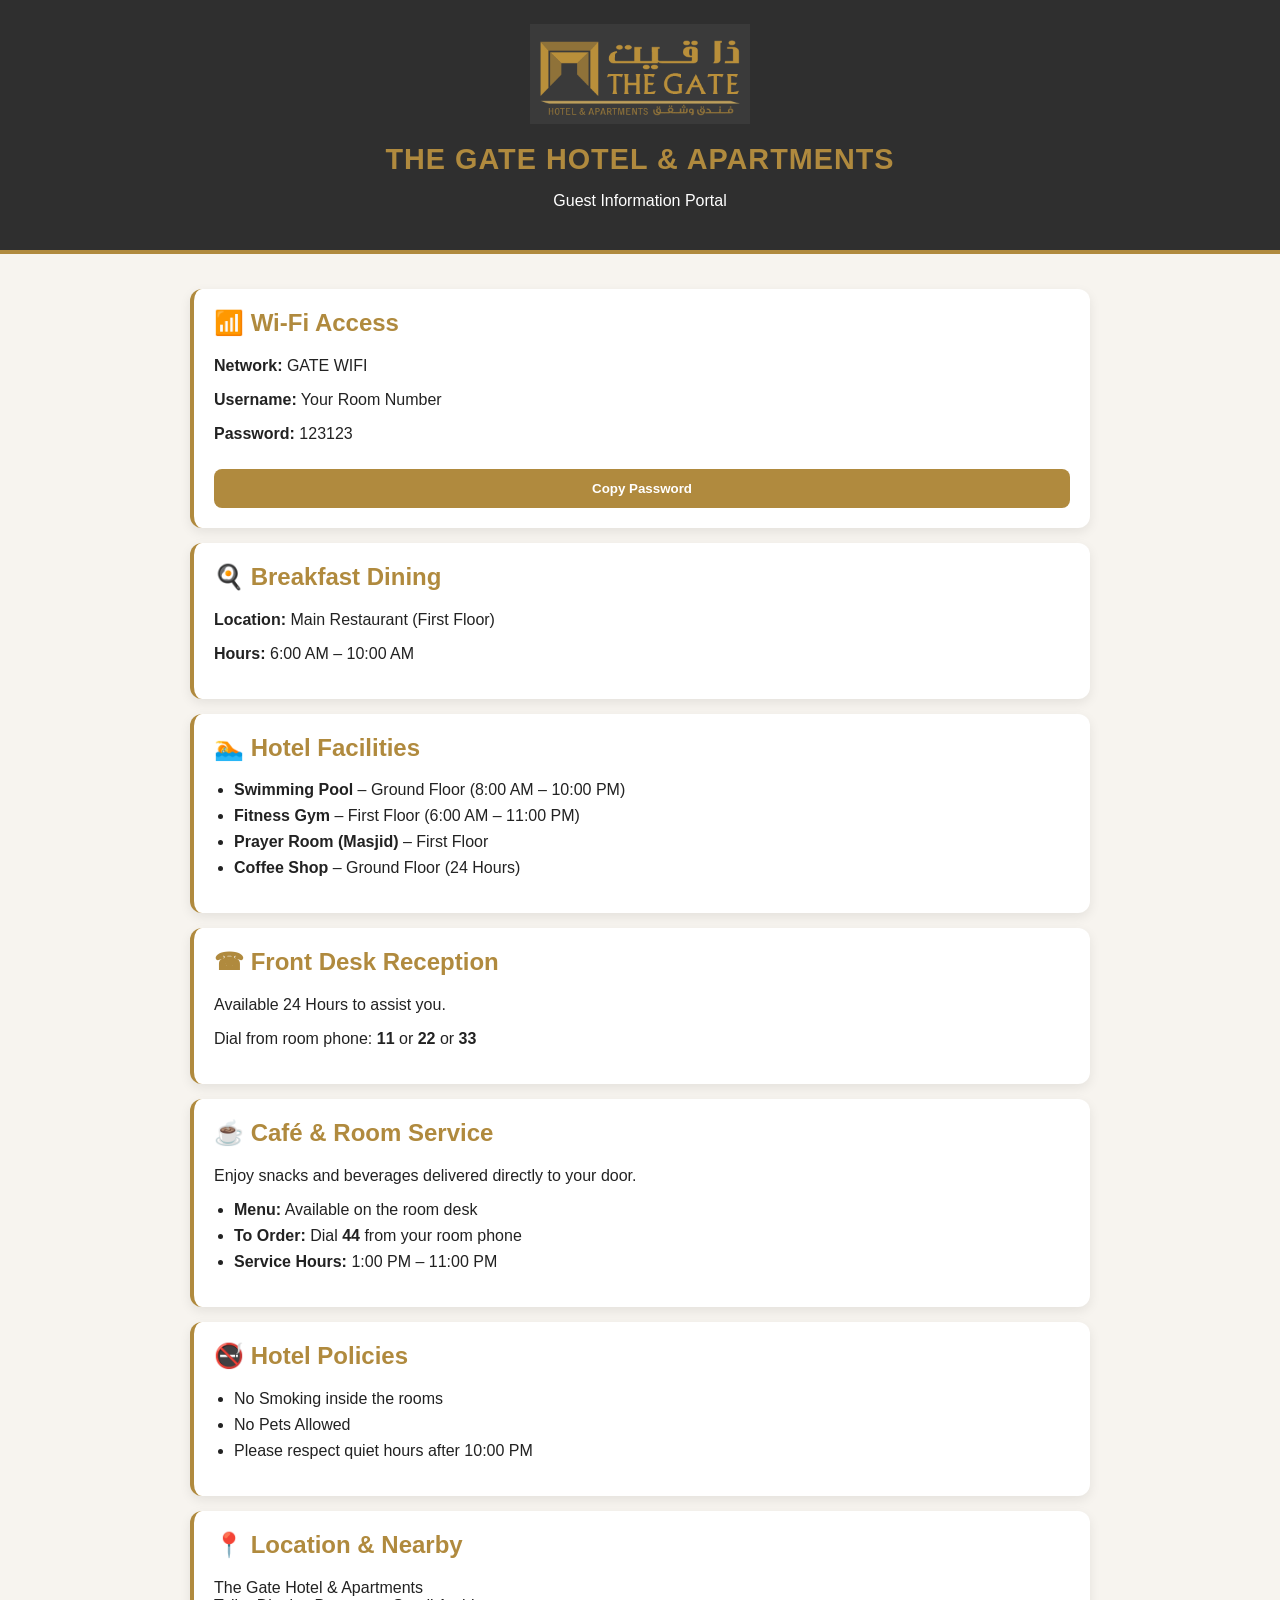
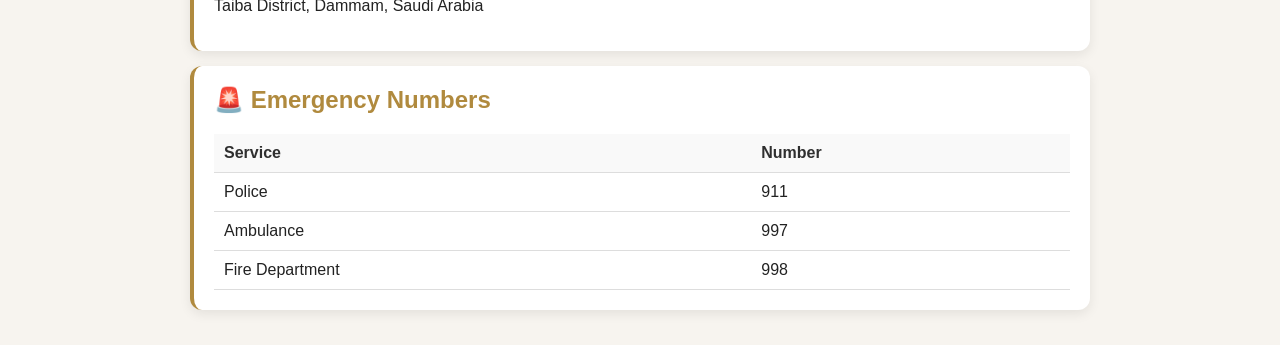
<file: Guest Portal Project.html>
<!DOCTYPE html>
<html lang="en">
<head>
<meta charset="UTF-8">
<meta name="viewport" content="width=device-width, initial-scale=1.0">
<title>The Gate Hotel - Guest Information</title>
<style>
body { font-family: Arial, sans-serif; background: #f7f4ef; color: #222; margin: 0; }
header { background: #2f2f2f; color: #fff; padding: 24px; text-align: center; border-bottom: 4px solid #b08a3e; }
header h1 { color: #b08a3e; margin: 10px 0 0 0; font-size: 1.8em; letter-spacing: 1px; }
.logo { max-width: 220px; height: auto; margin-bottom: 5px; }
.container { max-width: 900px; margin: auto; padding: 20px; }
.card { background: #fff; border-radius: 12px; padding: 20px; margin: 15px 0; box-shadow: 0 4px 12px rgba(0,0,0,0.08); border-left: 4px solid #b08a3e; }
h2 { color: #b08a3e; margin-top: 0; display: flex; align-items: center; gap: 8px; }
table { width: 100%; border-collapse: collapse; margin-top: 10px; }
td, th { padding: 10px; border-bottom: 1px solid #ddd; text-align: left; }
th { background: #f9f9f9; color: #2f2f2f; }
button { background: #b08a3e; color: #fff; border: none; padding: 12px 18px; border-radius: 8px; cursor: pointer; font-weight: bold; width: 100%; margin-top: 10px; }
button:hover { background: #967432; }
ul { padding-left: 20px; }
li { margin-bottom: 8px; }
</style>
<script>
function copyPassword(){
 navigator.clipboard.writeText("123123");
 alert("✓ Wi-Fi Password Copied!");
}
</script>
</head>
<body>

<header>
<!-- 🖼️ PHOTO LINK SETUP: Replace 'logo.png' with your picture file name OR paste a full web link like 'https://example.com/logo.png' -->
<img src="logo.png" alt="The Gate Hotel & Apartments" class="logo">
<h1>THE GATE HOTEL & APARTMENTS</h1>
<p>Guest Information Portal</p>
</header>

<div class="container">

<!-- BLOCK 1: WI-FI -->
<div class="card">
<h2>📶 Wi‑Fi Access</h2>
<p><b>Network:</b> GATE WIFI</p>
<p><b>Username:</b> Your Room Number</p>
<p><b>Password:</b> 123123</p>
<button onclick="copyPassword()">Copy Password</button>
</div>

<!-- BLOCK 2: BREAKFAST -->
<div class="card">
<h2>🍳 Breakfast Dining</h2>
<p><b>Location:</b> Main Restaurant (First Floor)</p>
<p><b>Hours:</b> 6:00 AM – 10:00 AM</p>
</div>

<!-- BLOCK 3: FACILITIES -->
<div class="card">
<h2>🏊 Hotel Facilities</h2>
<ul>
<li><b>Swimming Pool</b> – Ground Floor (8:00 AM – 10:00 PM)</li>
<li><b>Fitness Gym</b> – First Floor (6:00 AM – 11:00 PM)</li>
<li><b>Prayer Room (Masjid)</b> – First Floor</li>
<li><b>Coffee Shop</b> – Ground Floor (24 Hours)</li>
</ul>
</div>

<!-- BLOCK 4: RECEPTION -->
<div class="card">
<h2>☎ Front Desk Reception</h2>
<p>Available 24 Hours to assist you.</p>
<p>Dial from room phone: <b>11</b> or <b>22</b> or <b>33</b></p>
</div>

<!-- ➕ HOW TO ADD A NEW ELEMENT: COPY AND PASTE THIS BLOCK BELOW THIS LINE -->
<div class="card">
<h2>☕ Café & Room Service</h2>
<p>Enjoy snacks and beverages delivered directly to your door.</p>
<ul>
<li><b>Menu:</b> Available on the room desk</li>
<li><b>To Order:</b> Dial <b>44</b> from your room phone</li>
<li><b>Service Hours:</b> 1:00 PM – 11:00 PM</li>
</ul>
</div>
<!-- ➕ END OF NEW ELEMENT BLOCK -->

<!-- BLOCK 5: POLICIES -->
<div class="card">
<h2>🚭 Hotel Policies</h2>
<ul>
<li>No Smoking inside the rooms</li>
<li>No Pets Allowed</li>
<li>Please respect quiet hours after 10:00 PM</li>
</ul>
</div>

<!-- BLOCK 6: LOCATION -->
<div class="card">
<h2>📍 Location & Nearby</h2>
<p>The Gate Hotel & Apartments<br>Taiba District, Dammam, Saudi Arabia</p>
</div>

<!-- BLOCK 7: EMERGENCIES -->
<div class="card">
<h2>🚨 Emergency Numbers</h2>
<table>
<tr><th>Service</th><th>Number</th></tr>
<tr><td>Police</td><td>911</td></tr>
<tr><td>Ambulance</td><td>997</td></tr>
<tr><td>Fire Department</td><td>998</td></tr>
</table>
</div>

</div>
</body>
</html>
</file>
<file: assets/css/style.css>
/* ============================================================
   The Gate Hotel & Apartments — Guest Portal
   Design system: deep charcoal · champagne gold · warm ivory
   Mobile-first, RTL-ready, WCAG AA focused
   ============================================================ */

:root {
  /* Palette */
  --ink: #161310;
  --ink-2: #1e1a15;
  --ink-3: #2a251e;
  --gold: #c9a24b;
  --gold-2: #e0c183;
  --gold-deep: #a5823a;
  --ivory: #f7f2e9;
  --ivory-2: #efe7d6;
  --surface: #ffffff;
  --text: #2b2620;
  --text-soft: #5d554a;
  --text-muted: #857b6c;
  --line: #e6ddca;
  --red: #b3261e;
  --red-bg: #fbf1f0;
  --green: #1e7a46;
  --green-bg: #eef7f1;

  /* Type */
  --font-display: "Cormorant Garamond", Georgia, "Times New Roman", serif;
  --font-body: "Inter", system-ui, -apple-system, "Segoe UI", Roboto, sans-serif;
  --font-arabic: "Noto Kufi Arabic", system-ui, "Segoe UI", Tahoma, sans-serif;

  /* Shape & depth */
  --radius-lg: 18px;
  --radius-md: 13px;
  --radius-sm: 10px;
  --shadow-card: 0 8px 22px rgba(22, 19, 16, 0.06);
  --shadow-card-hover: 0 14px 34px rgba(22, 19, 16, 0.11);
  --shadow-gold: 0 6px 18px rgba(165, 130, 58, 0.3);

  /* Layout */
  --content-max: 1180px;
  --gutter: clamp(14px, 4vw, 28px);
  --bottom-nav-h: 56px;

  color-scheme: light;
}

/* ---------- Reset & base ---------- */
*,
*::before,
*::after {
  box-sizing: border-box;
}

html {
  scroll-behavior: smooth;
  scroll-padding-top: 20px;
  -webkit-text-size-adjust: 100%;
}

body {
  margin: 0;
  font-family: var(--font-body);
  font-size: 16px;
  line-height: 1.6;
  color: var(--text);
  background: var(--ivory);
  -webkit-font-smoothing: antialiased;
  text-rendering: optimizeLegibility;
  padding-bottom: calc(var(--bottom-nav-h) + env(safe-area-inset-bottom));
}

html[lang="ar"] body {
  font-family: var(--font-arabic);
  line-height: 1.9;
}

img {
  max-width: 100%;
  height: auto;
  display: block;
}

a {
  color: inherit;
}

svg {
  flex-shrink: 0;
}

code,
.mono {
  font-family: ui-monospace, "SF Mono", "Cascadia Code", Menlo, Consolas, monospace;
}

h1, h2, h3 {
  font-family: var(--font-display);
  font-weight: 600;
  line-height: 1.2;
  margin: 0;
  color: var(--ink);
}

html[lang="ar"] h1,
html[lang="ar"] h2,
html[lang="ar"] h3 {
  font-family: var(--font-arabic);
  font-weight: 700;
}

p {
  margin: 0;
}

ul {
  margin: 0;
}

/* ---------- Accessibility ---------- */
.skip-link {
  position: absolute;
  top: -100px;
  left: 16px;
  z-index: 200;
  padding: 12px 18px;
  background: var(--gold);
  color: var(--ink);
  border-radius: 0 0 10px 10px;
  font-weight: 600;
  text-decoration: none;
  transition: top 0.2s ease;
}

.skip-link:focus {
  top: 0;
}

:focus-visible {
  outline: 3px solid var(--gold);
  outline-offset: 3px;
  border-radius: 6px;
}

/* ---------- Buttons ---------- */
.btn {
  display: inline-flex;
  align-items: center;
  justify-content: center;
  gap: 8px;
  min-height: 44px;
  padding: 9px 18px;
  border: 1px solid transparent;
  border-radius: 999px;
  font-family: inherit;
  font-size: 0.93rem;
  font-weight: 600;
  line-height: 1.2;
  text-decoration: none;
  cursor: pointer;
  transition: transform 0.18s ease, box-shadow 0.22s ease, background 0.22s ease, color 0.22s ease;
}

.btn svg {
  width: 18px;
  height: 18px;
}

.btn:active {
  transform: scale(0.97);
}

.btn-gold {
  background: linear-gradient(180deg, var(--gold-2), var(--gold));
  color: var(--ink);
  box-shadow: var(--shadow-gold);
}

.btn-gold:hover {
  box-shadow: 0 10px 26px rgba(165, 130, 58, 0.45);
  transform: translateY(-1px);
}

.btn-dark {
  background: var(--ink);
  color: var(--ivory);
  border-color: var(--ink);
}

.btn-dark:hover {
  background: var(--ink-3);
  transform: translateY(-1px);
}

.btn-light {
  background: var(--surface);
  color: var(--text);
  border-color: var(--line);
}

.btn-light:hover {
  border-color: var(--gold);
  color: var(--gold-deep);
}

.btn-stack {
  display: flex;
  flex-direction: column;
  gap: 10px;
}

@media (min-width: 560px) {
  .btn-stack {
    flex-direction: row;
  }

  .btn-stack .btn {
    flex: 1;
  }
}

.icon-btn {
  display: inline-flex;
  align-items: center;
  justify-content: center;
  width: 38px;
  height: 38px;
  border-radius: 50%;
  border: 1px solid var(--line);
  background: var(--surface);
  color: var(--gold-deep);
  cursor: pointer;
  transition: background 0.2s ease, color 0.2s ease, border-color 0.2s ease;
}

.icon-btn svg {
  width: 17px;
  height: 17px;
}

.icon-btn:hover {
  background: var(--ivory-2);
  border-color: var(--gold);
}

/* ---------- Hero (light) ---------- */
.hero {
  position: relative;
  color: var(--text);
  background: var(--ivory);
  overflow: hidden;
}

.hero-bg {
  position: absolute;
  inset: 0;
  z-index: 0;
}

.hero-bg img {
  width: 100%;
  height: 100%;
  object-fit: cover;
  object-position: center 30%;
  opacity: 0.16;
}

.hero-bg-overlay {
  position: absolute;
  inset: 0;
  background:
    linear-gradient(180deg, rgba(247, 242, 233, 0.82) 0%, rgba(247, 242, 233, 0.72) 55%, var(--ivory) 100%);
}

.hero-inner {
  position: relative;
  z-index: 1;
  max-width: var(--content-max);
  margin-inline: auto;
  padding: calc(12px + env(safe-area-inset-top)) var(--gutter) 20px;
  text-align: center;
  display: flex;
  flex-direction: column;
  align-items: center;
}

.lang-toggle {
  align-self: flex-end;
  margin-bottom: 6px;
  background: var(--surface);
  -webkit-backdrop-filter: blur(12px);
  backdrop-filter: blur(12px);
  border: 1px solid var(--line);
  color: var(--text);
  font-family: inherit;
  font-size: 0.85rem;
  font-weight: 600;
  padding: 7px 16px;
  border-radius: 999px;
  cursor: pointer;
  box-shadow: var(--shadow-card);
  transition: background 0.2s ease, color 0.2s ease, border-color 0.2s ease;
}

.lang-toggle:hover {
  background: var(--gold);
  border-color: var(--gold);
  color: var(--ink);
}

.hero-logo {
  width: min(120px, 40%);
  height: auto;
  border-radius: 10px;
  margin-bottom: 8px;
  box-shadow: 0 8px 20px rgba(22, 19, 16, 0.16);
}

.hero-eyebrow {
  font-size: 0.74rem;
  font-weight: 700;
  letter-spacing: 0.3em;
  text-transform: uppercase;
  color: var(--gold-deep);
  margin-bottom: 6px;
}

html[dir="rtl"] .hero-eyebrow {
  letter-spacing: 0.06em;
}

.hero-title {
  font-size: clamp(1.35rem, 4vw, 2.1rem);
  color: var(--ink);
  letter-spacing: 0.01em;
}

html[lang="ar"] .hero-title {
  font-size: clamp(1.25rem, 3.8vw, 1.85rem);
}

.hero-arabic-name {
  margin-top: 3px;
  color: var(--gold-deep);
  font-size: clamp(0.88rem, 2.4vw, 1.02rem);
  font-weight: 500;
  font-family: var(--font-arabic);
}

.hero-welcome {
  max-width: 620px;
  margin-top: 8px;
  color: var(--text-soft);
  font-size: clamp(0.9rem, 2.4vw, 0.98rem);
}

.hero-meta {
  display: flex;
  flex-wrap: wrap;
  justify-content: center;
  gap: 8px;
  margin-top: 12px;
}

.hero-meta-item {
  display: flex;
  align-items: center;
  gap: 8px;
  padding: 6px 14px;
  border-radius: var(--radius-md);
  background: rgba(255, 255, 255, 0.72);
  -webkit-backdrop-filter: blur(12px);
  backdrop-filter: blur(12px);
  border: 1px solid var(--line);
  box-shadow: var(--shadow-card);
}

.meta-icon {
  width: 19px;
  height: 19px;
  color: var(--gold-deep);
}

.meta-label {
  display: block;
  font-size: 0.64rem;
  letter-spacing: 0.08em;
  text-transform: uppercase;
  color: var(--text-muted);
}

.meta-value {
  display: block;
  font-size: 0.92rem;
  font-weight: 600;
  color: var(--ink);
  font-variant-numeric: tabular-nums;
}

/* ---------- Quick actions ---------- */
.quick-actions {
  display: grid;
  grid-template-columns: repeat(auto-fit, minmax(88px, 1fr));
  gap: 8px;
  width: 100%;
  margin-top: 14px;
}

.quick-action {
  display: flex;
  flex-direction: column;
  align-items: center;
  justify-content: center;
  gap: 4px;
  min-height: 56px;
  padding: 8px 6px;
  border-radius: var(--radius-md);
  background: rgba(255, 255, 255, 0.72);
  -webkit-backdrop-filter: blur(12px);
  backdrop-filter: blur(12px);
  border: 1px solid var(--line);
  color: var(--text);
  text-decoration: none;
  font-size: 0.74rem;
  font-weight: 600;
  box-shadow: var(--shadow-card);
  transition: background 0.2s ease, transform 0.18s ease, border-color 0.2s ease;
}

.quick-action svg {
  width: 19px;
  height: 19px;
  color: var(--gold-deep);
}

.quick-action:hover {
  background: var(--surface);
  border-color: var(--gold);
}

.quick-action:active {
  transform: scale(0.96);
}

/* ---------- Main layout ---------- */
.cards-grid {
  max-width: var(--content-max);
  margin-inline: auto;
  padding: clamp(14px, 3vw, 26px) var(--gutter) 44px;
  display: grid;
  grid-template-columns: minmax(0, 1fr);
  gap: 14px;
}

@media (min-width: 900px) {
  .cards-grid {
    grid-template-columns: repeat(2, minmax(0, 1fr));
    gap: 18px;
  }

  .cards-grid .span-2 {
    grid-column: 1 / -1;
  }
}

/* ---------- Cards ---------- */
.card {
  background: var(--surface);
  border-radius: var(--radius-lg);
  box-shadow: var(--shadow-card);
  padding: 18px;
  display: flex;
  flex-direction: column;
  gap: 14px;
  scroll-margin-top: 12px;
}

@media (max-width: 480px) {
  .card {
    padding: 15px;
  }
}

.card-head {
  display: flex;
  align-items: flex-start;
  gap: 12px;
}

.card-head-icon {
  flex-shrink: 0;
  width: 42px;
  height: 42px;
  border-radius: 12px;
  display: flex;
  align-items: center;
  justify-content: center;
  background: var(--ivory-2);
  color: var(--gold-deep);
}

.card-head-icon svg {
  width: 20px;
  height: 20px;
}

.card-title {
  font-size: 1.3rem;
  color: var(--ink);
}

.card-sub {
  margin-top: 1px;
  font-size: 0.84rem;
  color: var(--text-muted);
}

.card-text {
  color: var(--text-soft);
}

.card-note {
  font-size: 0.84rem;
  color: var(--text-muted);
  line-height: 1.55;
}

.card-media {
  border-radius: var(--radius-md);
  overflow: hidden;
  aspect-ratio: 16 / 7;
  margin: -4px 0 -2px;
}

.card-media img {
  width: 100%;
  height: 100%;
  object-fit: cover;
  transition: transform 0.6s cubic-bezier(0.25, 1, 0.5, 1);
}

.card:hover .card-media img {
  transform: scale(1.05);
}

.card-body {
  display: flex;
  flex-direction: column;
  gap: 12px;
}

/* ---------- Wi-Fi ---------- */
.card-wifi {
  background:
    linear-gradient(160deg, rgba(224, 193, 131, 0.1), rgba(224, 193, 131, 0) 42%),
    var(--surface);
}

.wifi-grid {
  display: flex;
  flex-direction: column;
  gap: 8px;
}

.wifi-row {
  display: flex;
  align-items: center;
  justify-content: space-between;
  flex-wrap: wrap;
  gap: 8px 12px;
  padding: 11px 14px;
  border-radius: var(--radius-md);
  background: var(--ivory);
  border: 1px solid var(--line);
}

.wifi-row-label {
  font-size: 0.78rem;
  font-weight: 600;
  letter-spacing: 0.06em;
  text-transform: uppercase;
  color: var(--text-muted);
}

.wifi-row-value {
  display: flex;
  align-items: center;
  gap: 10px;
}

.wifi-row-value .mono {
  font-size: 1.02rem;
  font-weight: 600;
  color: var(--ink);
  direction: ltr;
}

.wifi-row-password {
  background: var(--ivory-2);
  border-color: rgba(201, 162, 75, 0.55);
}

.wifi-row-password .password-value {
  font-size: 1.16rem;
  letter-spacing: 0.16em;
}

.wifi-actions {
  margin-top: 2px;
}

.wifi-actions .btn {
  width: 100%;
}

/* ---------- Stay / checklists ---------- */
.times-grid {
  display: grid;
  grid-template-columns: repeat(2, minmax(0, 1fr));
  gap: 8px;
}

.time-box {
  padding: 11px 10px;
  border-radius: var(--radius-md);
  background: var(--ivory);
  border: 1px solid var(--line);
  text-align: center;
}

.time-box-label {
  display: block;
  font-size: 0.72rem;
  font-weight: 600;
  letter-spacing: 0.08em;
  text-transform: uppercase;
  color: var(--text-muted);
}

.time-box-value {
  display: block;
  font-size: 1.28rem;
  font-weight: 700;
  color: var(--ink);
  font-variant-numeric: tabular-nums;
  margin-top: 2px;
}

html[lang="ar"] .time-box-value {
  font-size: 1.08rem;
}

.time-box-hint {
  display: block;
  font-size: 0.74rem;
  color: var(--text-muted);
  margin-top: 1px;
}

.checklist {
  list-style: none;
  padding: 0;
  display: flex;
  flex-direction: column;
  gap: 8px;
}

.checklist li {
  position: relative;
  padding-inline-start: 30px;
  color: var(--text-soft);
}

.checklist li::before {
  content: "";
  position: absolute;
  inset-inline-start: 2px;
  top: 5px;
  width: 16px;
  height: 16px;
  border-radius: 50%;
  background: var(--ivory-2);
  border: 1.5px solid var(--gold);
  box-shadow: inset 0 0 0 3px var(--surface);
}

/* ---------- Extensions (front desk) ---------- */
.ext-list {
  display: flex;
  flex-direction: column;
  gap: 8px;
}

.ext-row {
  display: flex;
  align-items: center;
  justify-content: space-between;
  gap: 10px;
  padding: 10px 14px;
  border-radius: var(--radius-md);
  background: var(--ivory);
  border: 1px solid var(--line);
  text-decoration: none;
  transition: border-color 0.2s ease, background 0.2s ease;
}

.ext-row:hover {
  border-color: var(--gold);
  background: #fbf7ee;
}

.ext-name {
  font-weight: 600;
  color: var(--text);
}

.ext-num {
  font-size: 1.02rem;
  font-weight: 700;
  color: var(--gold-deep);
  letter-spacing: 0.08em;
  direction: ltr;
  background: var(--surface);
  border: 1px solid var(--line);
  border-radius: 9px;
  padding: 3px 12px;
}

/* ---------- Hours (dining) ---------- */
.hours-list {
  display: flex;
  flex-direction: column;
  gap: 8px;
}

.hours-row {
  display: flex;
  align-items: center;
  justify-content: space-between;
  gap: 10px;
  padding: 9px 14px;
  border-radius: var(--radius-sm);
  background: var(--ivory);
  border: 1px solid var(--line);
}

.hours-meal {
  font-weight: 600;
  color: var(--text);
}

.hours-time {
  font-size: 0.9rem;
  font-weight: 600;
  color: var(--gold-deep);
  font-variant-numeric: tabular-nums;
  direction: ltr;
}

html[lang="ar"] .hours-time {
  font-size: 0.86rem;
}

/* ---------- Facilities ---------- */
.fac-grid {
  display: grid;
  grid-template-columns: minmax(0, 1fr);
  gap: 8px;
}

@media (min-width: 640px) {
  .fac-grid {
    grid-template-columns: repeat(2, minmax(0, 1fr));
  }
}

@media (min-width: 1024px) {
  .fac-grid {
    grid-template-columns: repeat(3, minmax(0, 1fr));
  }
}

.fac-card {
  position: relative;
  display: flex;
  align-items: flex-start;
  gap: 12px;
  padding: 13px;
  border-radius: var(--radius-md);
  background: var(--ivory);
  border: 1px solid var(--line);
  transition: transform 0.18s ease, box-shadow 0.22s ease, border-color 0.22s ease;
}

.fac-card:hover {
  transform: translateY(-2px);
  box-shadow: var(--shadow-card-hover);
  border-color: rgba(201, 162, 75, 0.5);
}

.fac-icon {
  flex-shrink: 0;
  width: 38px;
  height: 38px;
  border-radius: 11px;
  display: flex;
  align-items: center;
  justify-content: center;
  background: var(--surface);
  border: 1px solid var(--line);
  color: var(--gold-deep);
}

.fac-icon svg {
  width: 19px;
  height: 19px;
}

.fac-info {
  min-width: 0;
}

.fac-name {
  font-family: var(--font-body);
  font-size: 0.94rem;
  font-weight: 600;
  color: var(--ink);
}

html[lang="ar"] .fac-name {
  font-family: var(--font-arabic);
  font-size: 0.9rem;
}

.fac-meta {
  font-size: 0.8rem;
  color: var(--text-soft);
  margin-top: 2px;
}

.fac-hours {
  color: var(--text-muted);
  font-size: 0.76rem;
}

.status-pill {
  position: absolute;
  top: 10px;
  inset-inline-end: 10px;
  display: inline-flex;
  align-items: center;
  gap: 5px;
  padding: 3px 9px;
  border-radius: 999px;
  font-size: 0.68rem;
  font-weight: 700;
  letter-spacing: 0.02em;
}

.status-pill::before {
  content: "";
  width: 7px;
  height: 7px;
  border-radius: 50%;
  background: currentColor;
}

.status-pill.is-open {
  background: var(--green-bg);
  color: var(--green);
}

.status-pill.is-closed {
  background: #f6ecea;
  color: var(--red);
}

.status-pill.is-247 {
  background: var(--ivory-2);
  color: var(--gold-deep);
}

/* ---------- Emergency ---------- */
.card-emergency {
  background:
    linear-gradient(160deg, rgba(179, 38, 30, 0.05), rgba(179, 38, 30, 0) 55%),
    var(--surface);
  border: 1px solid #f0d9d5;
}

.card-emergency .card-head-icon {
  background: var(--red-bg);
  color: var(--red);
}

.card-emergency .card-title {
  color: var(--red);
}

.emergency-grid {
  display: grid;
  grid-template-columns: minmax(0, 1fr);
  gap: 8px;
}

@media (min-width: 640px) {
  .emergency-grid {
    grid-template-columns: repeat(3, minmax(0, 1fr));
  }
}

.emergency-row {
  display: flex;
  flex-direction: column;
  align-items: center;
  gap: 2px;
  padding: 13px 12px;
  border-radius: var(--radius-md);
  background: var(--red-bg);
  border: 1px solid #f0d9d5;
  text-decoration: none;
  text-align: center;
  transition: border-color 0.2s ease, transform 0.18s ease, background 0.2s ease;
}

.emergency-row:hover {
  border-color: var(--red);
  background: #fbeae8;
  transform: translateY(-2px);
}

.emergency-name {
  font-size: 0.84rem;
  font-weight: 600;
  color: var(--text);
}

.emergency-num {
  font-size: 1.42rem;
  font-weight: 700;
  color: var(--red);
  font-variant-numeric: tabular-nums;
  direction: ltr;
}

/* ---------- Location ---------- */
.address {
  font-style: normal;
  font-size: 0.95rem;
  line-height: 1.6;
  color: var(--text-soft);
  padding: 12px 14px;
  border-radius: var(--radius-md);
  background: var(--ivory);
  border-inline-start: 4px solid var(--gold);
}

/* ---------- Footer ---------- */
.site-footer {
  background: var(--ink);
  color: rgba(247, 242, 233, 0.8);
  text-align: center;
  padding: 22px var(--gutter) calc(78px + env(safe-area-inset-bottom));
}

.footer-logo {
  width: 120px;
  height: auto;
  margin: 0 auto 10px;
  border-radius: 8px;
}

.footer-name {
  font-family: var(--font-display);
  font-size: 1.08rem;
  color: var(--ivory);
  font-weight: 600;
}

html[lang="ar"] .footer-name {
  font-family: var(--font-arabic);
}

.footer-meta,
.footer-tag {
  font-size: 0.82rem;
  margin-top: 4px;
  color: rgba(247, 242, 233, 0.65);
}

.footer-tag {
  text-transform: uppercase;
  letter-spacing: 0.16em;
  font-size: 0.68rem;
  color: var(--gold-2);
}

html[dir="rtl"] .footer-tag {
  letter-spacing: 0.04em;
}

.footer-actions {
  display: flex;
  justify-content: center;
  gap: 6px 22px;
  flex-wrap: wrap;
  margin-top: 14px;
}

.footer-link {
  background: none;
  border: none;
  padding: 6px 4px;
  font-family: inherit;
  font-size: 0.86rem;
  font-weight: 600;
  color: var(--gold-2);
  text-decoration: none;
  cursor: pointer;
}

.footer-link:hover {
  text-decoration: underline;
  text-underline-offset: 4px;
}

/* ---------- Sticky bottom navigation ---------- */
.bottom-nav {
  position: fixed;
  inset-inline: 0;
  bottom: 0;
  z-index: 100;
  display: grid;
  grid-template-columns: repeat(5, 1fr);
  background: rgba(255, 255, 255, 0.92);
  -webkit-backdrop-filter: blur(16px);
  backdrop-filter: blur(16px);
  border-top: 1px solid var(--line);
  padding-bottom: env(safe-area-inset-bottom);
  box-shadow: 0 -6px 20px rgba(22, 19, 16, 0.08);
}

.bottom-nav-item {
  display: flex;
  flex-direction: column;
  align-items: center;
  justify-content: center;
  gap: 2px;
  min-height: var(--bottom-nav-h);
  padding: 5px 2px;
  color: var(--text-muted);
  text-decoration: none;
  font-size: 0.66rem;
  font-weight: 600;
  border-top: 2px solid transparent;
  transition: color 0.2s ease, border-color 0.2s ease;
}

.bottom-nav-item svg {
  width: 20px;
  height: 20px;
}

.bottom-nav-item:hover {
  color: var(--text);
}

.bottom-nav-item.is-active {
  color: var(--gold-deep);
  border-top-color: var(--gold);
}

@media (min-width: 900px) {
  .bottom-nav {
    display: none;
  }

  body {
    padding-bottom: 0;
  }

  .site-footer {
    padding-bottom: 44px;
  }
}

/* ---------- Back to top ---------- */
.back-to-top {
  position: fixed;
  bottom: calc(var(--bottom-nav-h) + env(safe-area-inset-bottom) + 12px);
  inset-inline-end: 14px;
  z-index: 90;
  width: 42px;
  height: 42px;
  border-radius: 50%;
  border: 1px solid var(--line);
  background: rgba(255, 255, 255, 0.95);
  -webkit-backdrop-filter: blur(10px);
  backdrop-filter: blur(10px);
  color: var(--gold-deep);
  cursor: pointer;
  display: flex;
  align-items: center;
  justify-content: center;
  box-shadow: var(--shadow-card);
  transition: opacity 0.25s ease, transform 0.25s ease;
}

.back-to-top svg {
  width: 18px;
  height: 18px;
}

.back-to-top[hidden] {
  opacity: 0;
  pointer-events: none;
  transform: translateY(8px);
}

.back-to-top:not([hidden]) {
  opacity: 1;
  transform: translateY(0);
}

@media (min-width: 900px) {
  .back-to-top {
    bottom: 18px;
  }
}

/* ---------- Toast ---------- */
.toast {
  position: fixed;
  bottom: calc(var(--bottom-nav-h) + env(safe-area-inset-bottom) + 16px);
  left: 50%;
  transform: translate(-50%, 16px);
  z-index: 300;
  background: var(--ink);
  color: var(--ivory);
  padding: 10px 20px;
  border-radius: 999px;
  font-size: 0.88rem;
  font-weight: 600;
  box-shadow: 0 10px 26px rgba(22, 19, 16, 0.28);
  border: 1px solid rgba(224, 193, 131, 0.4);
  opacity: 0;
  pointer-events: none;
  transition: opacity 0.28s ease, transform 0.28s ease;
  max-width: calc(100vw - 48px);
  text-align: center;
}

.toast.is-visible {
  opacity: 1;
  transform: translate(-50%, 0);
}

.toast.is-error {
  background: var(--red);
  border-color: transparent;
}

@media (min-width: 900px) {
  .toast {
    bottom: 26px;
  }
}

/* ---------- Reveal animation ---------- */
.reveal {
  opacity: 0;
  transform: translateY(14px);
  transition: opacity 0.5s ease, transform 0.5s ease;
}

.reveal.is-visible {
  opacity: 1;
  transform: translateY(0);
}

/* ---------- Reduced motion ---------- */
@media (prefers-reduced-motion: reduce) {
  html {
    scroll-behavior: auto;
  }

  *,
  *::before,
  *::after {
    animation-duration: 0.01ms !important;
    animation-iteration-count: 1 !important;
    transition-duration: 0.01ms !important;
  }

  .reveal {
    opacity: 1;
    transform: none;
  }
}
</file>
